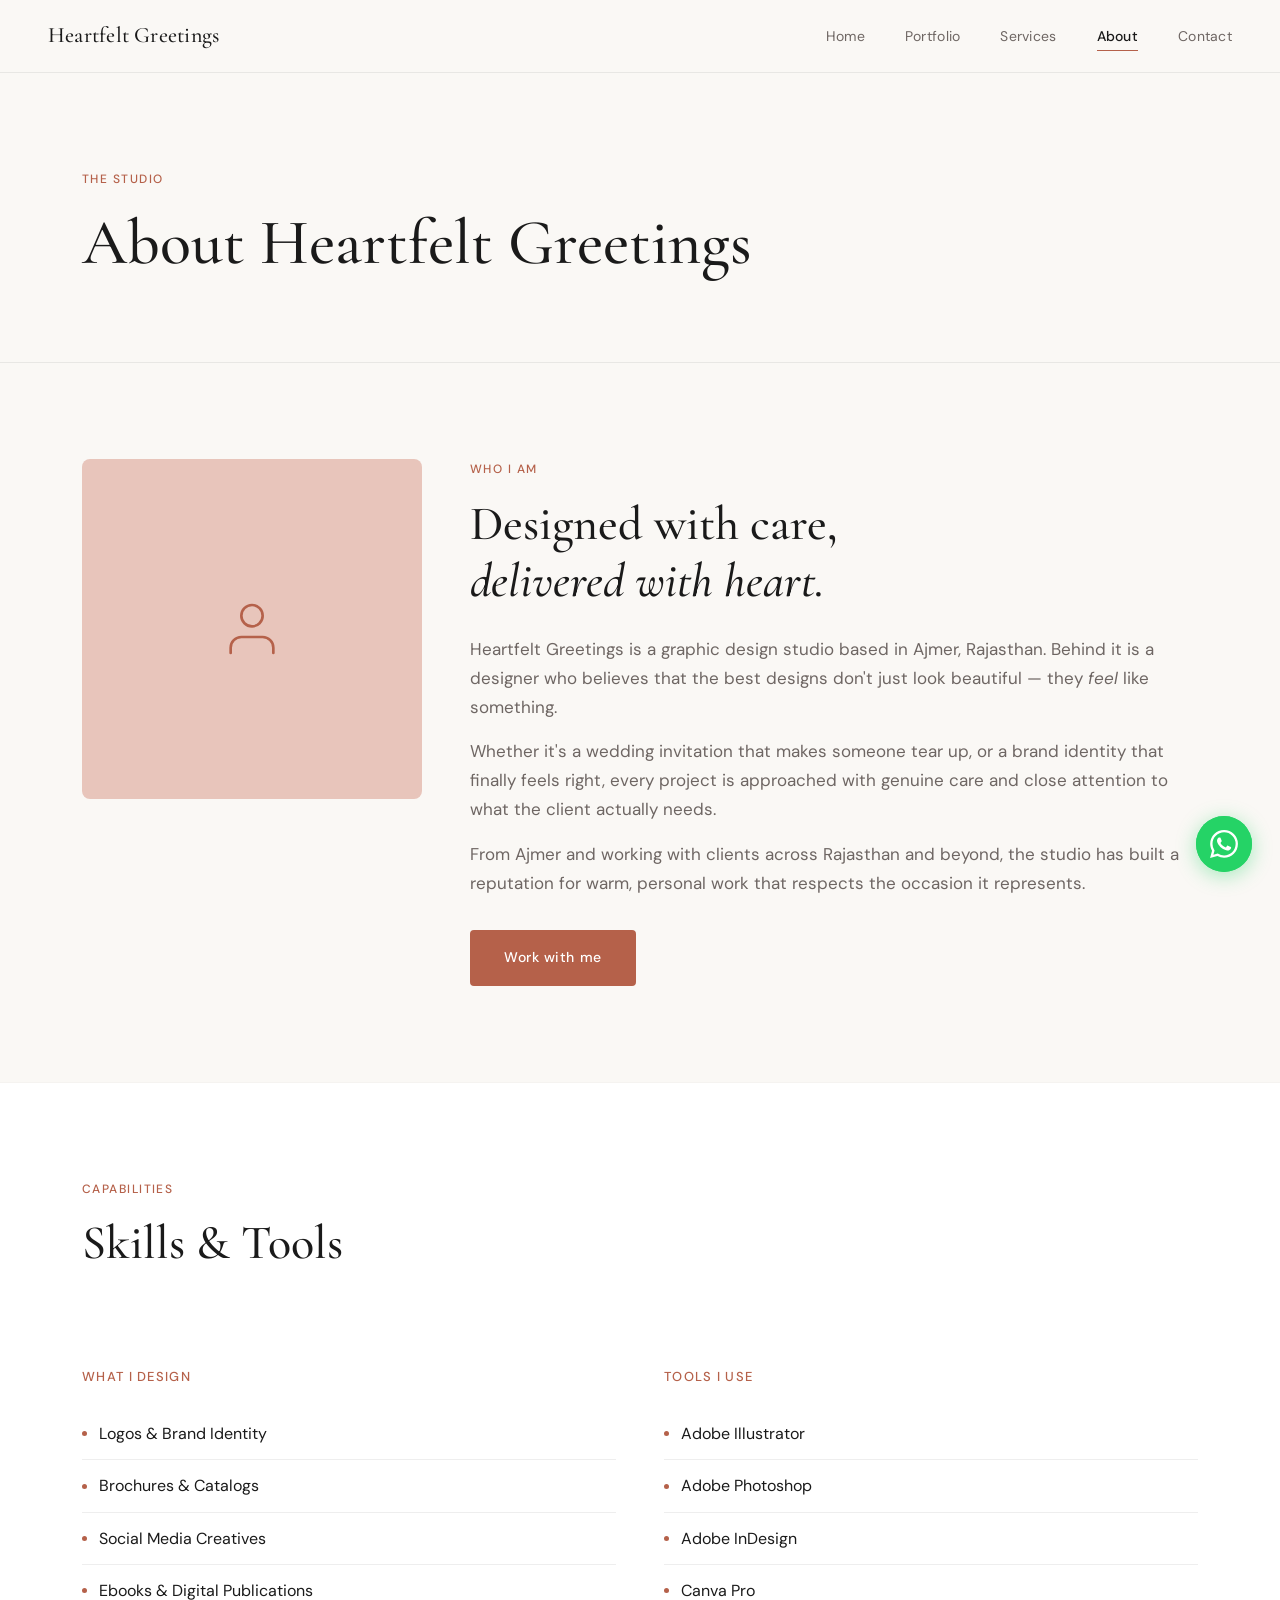
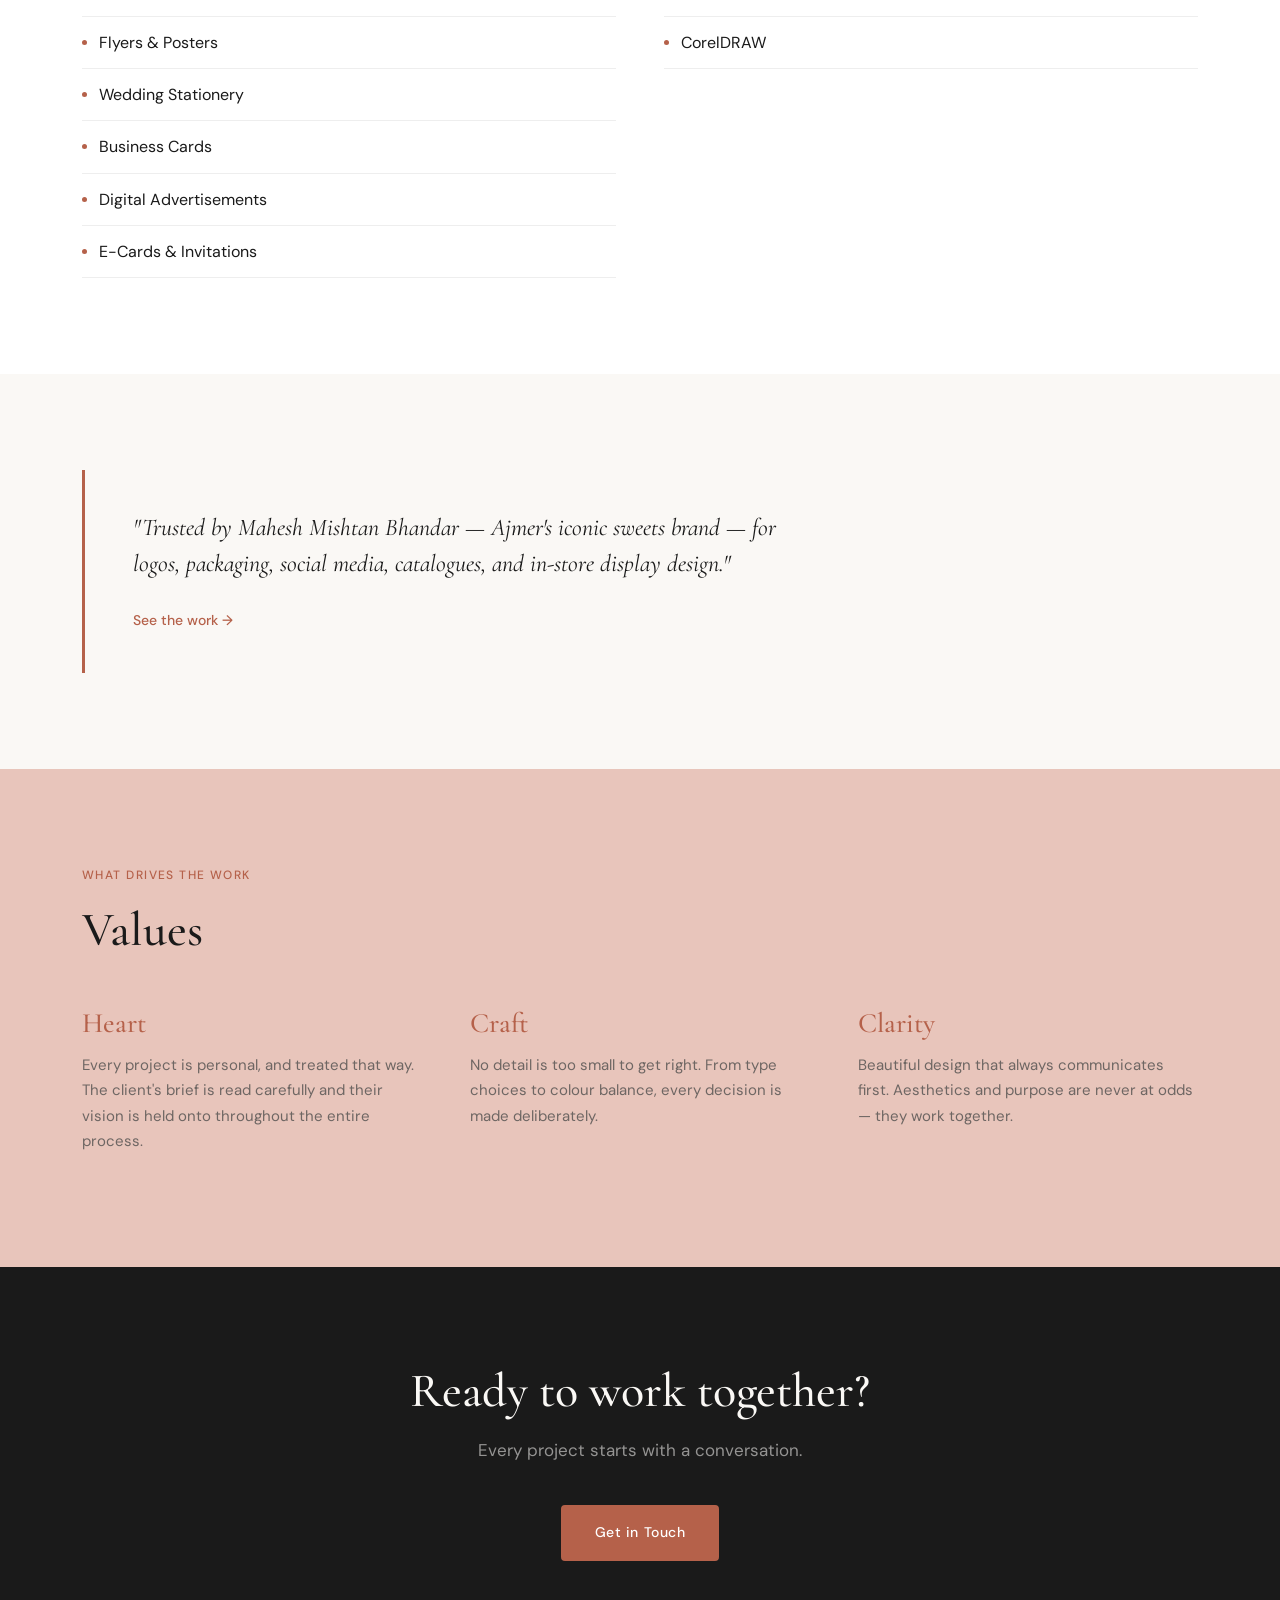
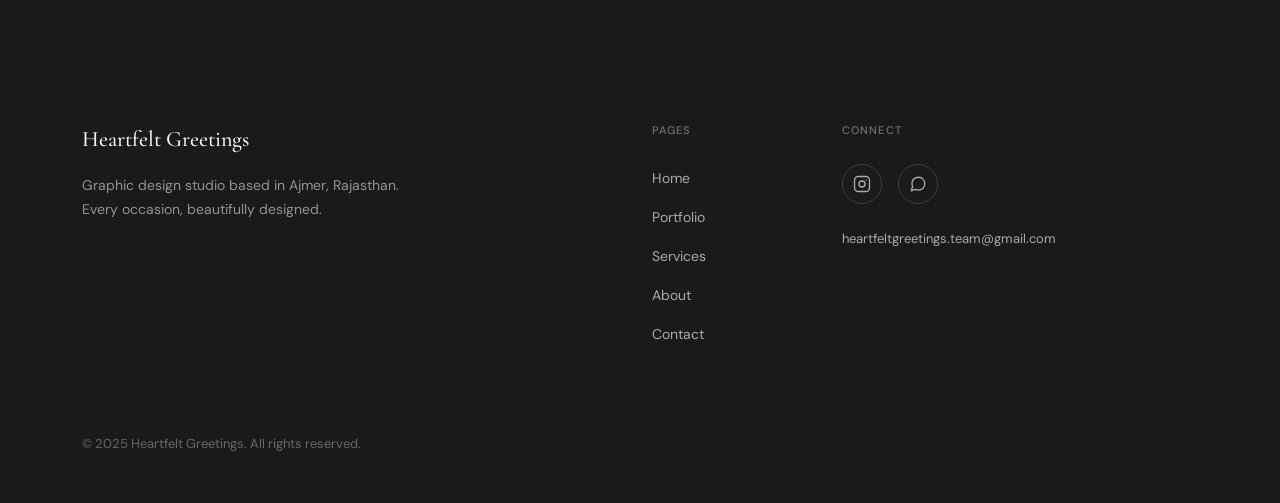
<file: about.html>
<!DOCTYPE html>
<html lang="en">
<head>
  <meta charset="UTF-8">
  <meta name="viewport" content="width=device-width, initial-scale=1">
  <meta name="description" content="About Heartfelt Greetings — a graphic design studio based in Ajmer, Rajasthan, crafting beautiful design for brands, weddings, and every occasion.">
  <title>About — Heartfelt Greetings</title>
  <!-- Favicon -->
  <link rel="icon" type="image/png" href="./pictures/logos/Celebration_Gems_and_Jewellery_Brand_Identity_Logo_Profile_Page.png">
  <link rel="apple-touch-icon" href="./pictures/logos/Celebration_Gems_and_Jewellery_Brand_Identity_Logo_Profile_Page.png">
  <!-- Open Graph -->
  <meta property="og:title" content="About — Heartfelt Greetings">
  <meta property="og:description" content="Graphic design studio based in Ajmer, Rajasthan. Beautiful design for brands, weddings, and every occasion.">
  <meta property="og:image" content="https://sambhav-khandelwal.github.io/Heartfelt-Greetings/pictures/ads/Reveur_Eyeliner_Product_Ad_You_Feel_You_See_Yellow_Creative.png">
  <meta property="og:url" content="https://sambhav-khandelwal.github.io/Heartfelt-Greetings/about.html">
  <meta property="og:type" content="website">
  <link rel="preconnect" href="https://fonts.googleapis.com">
  <link rel="preconnect" href="https://fonts.gstatic.com" crossorigin>
  <link rel="stylesheet" href="https://cdn.jsdelivr.net/npm/bootstrap@5.3.3/dist/css/bootstrap.min.css">
  <link rel="stylesheet" href="styles.css">
</head>
<body>

<!-- FLOATING WHATSAPP BUTTON -->
<a href="https://wa.me/916350302697?text=Hi%2C%20I%27d%20like%20to%20enquire%20about%20your%20design%20services." class="whatsapp-float" target="_blank" rel="noopener" aria-label="Chat on WhatsApp">
  <svg viewBox="0 0 24 24" fill="white" xmlns="http://www.w3.org/2000/svg" aria-hidden="true">
    <path d="M17.472 14.382c-.297-.149-1.758-.867-2.03-.967-.273-.099-.471-.148-.67.15-.197.297-.767.966-.94 1.164-.173.199-.347.223-.644.075-.297-.15-1.255-.463-2.39-1.475-.883-.788-1.48-1.761-1.653-2.059-.173-.297-.018-.458.13-.606.134-.133.298-.347.446-.52.149-.174.198-.298.298-.497.099-.198.05-.371-.025-.52-.075-.149-.669-1.612-.916-2.207-.242-.579-.487-.5-.669-.51-.173-.008-.371-.01-.57-.01-.198 0-.52.074-.792.372-.272.297-1.04 1.016-1.04 2.479 0 1.462 1.065 2.875 1.213 3.074.149.198 2.096 3.2 5.077 4.487.709.306 1.262.489 1.694.625.712.227 1.36.195 1.871.118.571-.085 1.758-.719 2.006-1.413.248-.694.248-1.289.173-1.413-.074-.124-.272-.198-.57-.347m-5.421 7.403h-.004a9.87 9.87 0 01-5.031-1.378l-.361-.214-3.741.982.998-3.648-.235-.374a9.86 9.86 0 01-1.51-5.26c.001-5.45 4.436-9.884 9.888-9.884 2.64 0 5.122 1.03 6.988 2.898a9.825 9.825 0 012.893 6.994c-.003 5.45-4.437 9.884-9.885 9.884m8.413-18.297A11.815 11.815 0 0012.05 0C5.495 0 .16 5.335.157 11.892c0 2.096.547 4.142 1.588 5.945L.057 24l6.305-1.654a11.882 11.882 0 005.683 1.448h.005c6.554 0 11.89-5.335 11.893-11.893a11.821 11.821 0 00-3.48-8.413z"/>
  </svg>
</a>
<!-- BACK TO TOP -->
<button class="back-to-top" id="backToTop" aria-label="Back to top">
  <svg viewBox="0 0 24 24" fill="none" stroke-width="2" stroke-linecap="round" stroke-linejoin="round">
    <polyline points="18 15 12 9 6 15"></polyline>
  </svg>
</button>

<!-- NAVBAR -->
<nav class="site-nav" role="navigation" aria-label="Main navigation">
  <div class="nav-inner">
    <a href="index.html" class="nav-wordmark">Heartfelt Greetings</a>
    <button class="nav-toggle" id="navToggle" aria-controls="navLinks" aria-expanded="false" aria-label="Toggle menu">
      <span></span><span></span><span></span>
    </button>
    <ul class="nav-links" id="navLinks">
      <li><a href="index.html">Home</a></li>
      <li><a href="portfolio.html">Portfolio</a></li>
      <li><a href="services.html">Services</a></li>
      <li><a href="about.html">About</a></li>
      <li><a href="contact.html">Contact</a></li>
    </ul>
  </div>
</nav>

<main>

<!-- PAGE HEADER -->
<header class="page-header">
  <div class="container">
    <span class="section-label">The Studio</span>
    <h1>About Heartfelt Greetings</h1>
  </div>
</header>

<!-- DESIGNER INTRODUCTION -->
<section class="about-intro" aria-labelledby="about-intro-heading">
  <div class="container">
    <div class="row align-items-start g-5">
      <div class="col-lg-4 col-md-5 reveal">
        <div class="about-portrait-placeholder" role="img" aria-label="Portrait of the designer — Heartfelt Greetings">
          <!-- Replace with: <img src="./pictures/designer.jpg" alt="Portrait of the Heartfelt Greetings designer" class="about-portrait"> -->
          <svg width="64" height="64" viewBox="0 0 24 24" fill="none" stroke="#B5614A" stroke-width="1" stroke-linecap="round" stroke-linejoin="round" aria-hidden="true">
            <path d="M20 21v-2a4 4 0 0 0-4-4H8a4 4 0 0 0-4 4v2"/><circle cx="12" cy="7" r="4"/>
          </svg>
        </div>
      </div>
      <div class="col-lg-8 col-md-7 reveal reveal-delay-1">
        <span class="section-label">Who I Am</span>
        <h2 id="about-intro-heading">Designed with care,<br><em>delivered with heart.</em></h2>
        <p class="mt-24">
          Heartfelt Greetings is a graphic design studio based in Ajmer, Rajasthan. Behind it is a designer who believes that the best designs don't just look beautiful — they <em>feel</em> like something.
        </p>
        <p>
          Whether it's a wedding invitation that makes someone tear up, or a brand identity that finally feels right, every project is approached with genuine care and close attention to what the client actually needs.
        </p>
        <p>
          From Ajmer and working with clients across Rajasthan and beyond, the studio has built a reputation for warm, personal work that respects the occasion it represents.
        </p>
        <div class="mt-32">
          <a href="contact.html" class="btn-primary">Work with me</a>
        </div>
      </div>
    </div>
  </div>
</section>

<hr class="divider">

<!-- SKILLS & TOOLS -->
<section class="skills-section" aria-labelledby="skills-heading">
  <div class="container">
    <span class="section-label">Capabilities</span>
    <h2 id="skills-heading">Skills &amp; Tools</h2>
    <div class="row mt-48 g-5">
      <div class="col-md-6 skills-col">
        <h4>What I Design</h4>
        <ul class="skills-list">
          <li>Logos &amp; Brand Identity</li>
          <li>Brochures &amp; Catalogs</li>
          <li>Social Media Creatives</li>
          <li>Ebooks &amp; Digital Publications</li>
          <li>Flyers &amp; Posters</li>
          <li>Wedding Stationery</li>
          <li>Business Cards</li>
          <li>Digital Advertisements</li>
          <li>E-Cards &amp; Invitations</li>
        </ul>
      </div>
      <div class="col-md-6 skills-col">
        <h4>Tools I Use</h4>
        <ul class="skills-list">
          <li>Adobe Illustrator</li>
          <li>Adobe Photoshop</li>
          <li>Adobe InDesign</li>
          <li>Canva Pro</li>
          <li>CorelDRAW</li>
        </ul>
      </div>
    </div>
  </div>
</section>

<!-- MMB PULL QUOTE -->
<section class="mmb-pull-quote" aria-label="Client spotlight">
  <div class="container">
    <div class="pull-quote-box">
      <p>
        "Trusted by Mahesh Mishtan Bhandar — Ajmer's iconic sweets brand — for logos, packaging, social media, catalogues, and in-store display design."
      </p>
      <a href="portfolio.html" class="link-arrow">See the work →</a>
    </div>
  </div>
</section>

<!-- VALUES -->
<section class="values-section" aria-labelledby="values-heading">
  <div class="container">
    <span class="section-label">What Drives the Work</span>
    <h2 id="values-heading">Values</h2>
    <div class="values-grid">
      <div class="value-item reveal">
        <h4>Heart</h4>
        <p>Every project is personal, and treated that way. The client's brief is read carefully and their vision is held onto throughout the entire process.</p>
      </div>
      <div class="value-item reveal reveal-delay-1">
        <h4>Craft</h4>
        <p>No detail is too small to get right. From type choices to colour balance, every decision is made deliberately.</p>
      </div>
      <div class="value-item reveal reveal-delay-2">
        <h4>Clarity</h4>
        <p>Beautiful design that always communicates first. Aesthetics and purpose are never at odds — they work together.</p>
      </div>
    </div>
  </div>
</section>

<!-- FINAL CTA -->
<section class="cta-banner" aria-label="Call to action">
  <div class="container text-center">
    <h2>Ready to work together?</h2>
    <p style="color: rgba(250,248,245,0.55); margin-bottom: 40px;">Every project starts with a conversation.</p>
    <a href="contact.html" class="btn-primary">Get in Touch</a>
  </div>
</section>

</main>

<!-- FOOTER -->
<footer class="site-footer" role="contentinfo">
  <div class="container">
    <div class="row g-4">
      <div class="col-lg-4 col-md-6">
        <span class="footer-wordmark">Heartfelt Greetings</span>
        <p class="footer-tagline">Graphic design studio based in Ajmer, Rajasthan. Every occasion, beautifully designed.</p>
      </div>
      <div class="col-lg-2 col-md-6 offset-lg-2">
        <p class="footer-heading">Pages</p>
        <ul class="footer-links">
          <li><a href="index.html">Home</a></li>
          <li><a href="portfolio.html">Portfolio</a></li>
          <li><a href="services.html">Services</a></li>
          <li><a href="about.html">About</a></li>
          <li><a href="contact.html">Contact</a></li>
        </ul>
      </div>
      <div class="col-lg-4 col-md-6">
        <p class="footer-heading">Connect</p>
        <div class="footer-social">
          <a href="https://instagram.com/heartfelt_Greetings_" aria-label="Instagram" target="_blank" rel="noopener">
            <svg width="18" height="18" viewBox="0 0 24 24" fill="none" stroke="currentColor" stroke-width="1.8" stroke-linecap="round" stroke-linejoin="round">
              <rect x="2" y="2" width="20" height="20" rx="5"/><circle cx="12" cy="12" r="4"/><circle cx="17.5" cy="6.5" r="1" fill="currentColor" stroke="none"/>
            </svg>
          </a>
          <a href="https://wa.me/916350302697" aria-label="WhatsApp" target="_blank" rel="noopener">
            <svg width="18" height="18" viewBox="0 0 24 24" fill="none" stroke="currentColor" stroke-width="1.8" stroke-linecap="round" stroke-linejoin="round">
              <path d="M21 11.5a8.38 8.38 0 0 1-.9 3.8 8.5 8.5 0 0 1-7.6 4.7 8.38 8.38 0 0 1-3.8-.9L3 21l1.9-5.7a8.38 8.38 0 0 1-.9-3.8 8.5 8.5 0 0 1 4.7-7.6 8.38 8.38 0 0 1 3.8-.9h.5a8.48 8.48 0 0 1 8 8v.5z"/>
            </svg>
          </a>
        </div>
        <p style="font-size: 13px; color: rgba(250,248,245,0.5);">
          <a href="mailto:heartfeltgreetings.team@gmail.com" style="color: rgba(250,248,245,0.65);">heartfeltgreetings.team@gmail.com</a>
        </p>
      </div>
    </div>
    <hr class="footer-divider">
    <p class="footer-copy">© 2025 Heartfelt Greetings. All rights reserved.</p>
  </div>
</footer>

<script src="https://cdn.jsdelivr.net/npm/bootstrap@5.3.3/dist/js/bootstrap.bundle.min.js"></script>
<script src="script.js"></script>
</body>
</html>
</file>
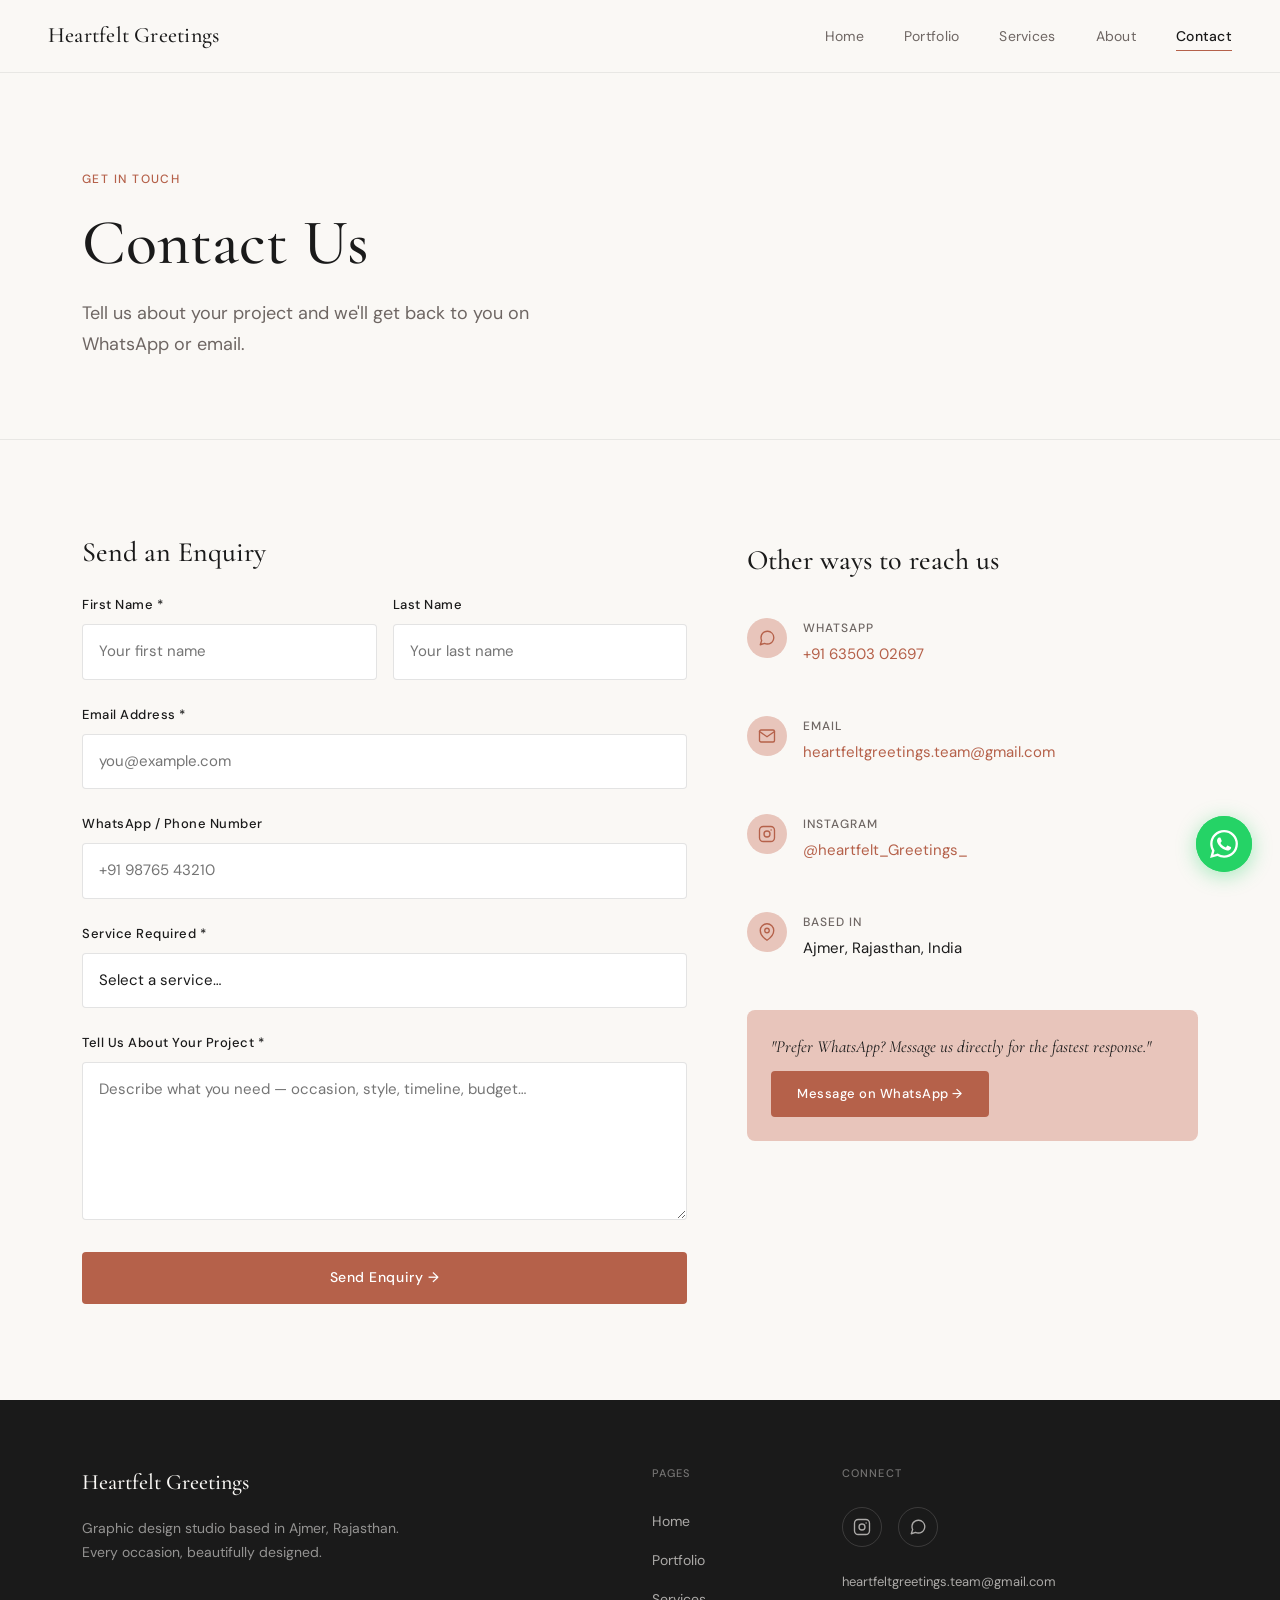
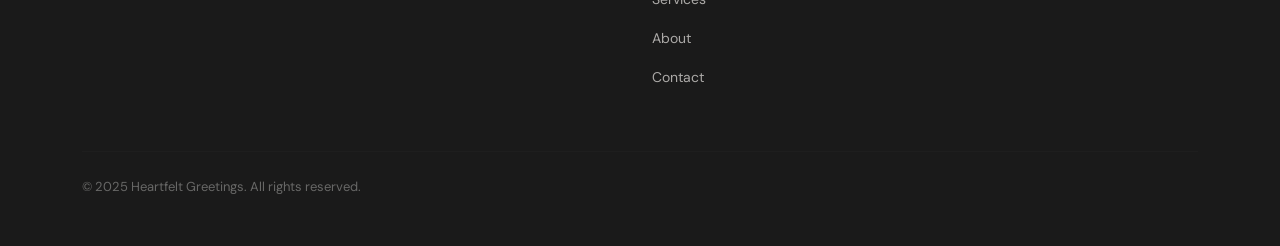
<file: contact.html>
<!DOCTYPE html>
<html lang="en">
<head>
  <meta charset="UTF-8">
  <meta name="viewport" content="width=device-width, initial-scale=1">
  <meta name="description" content="Contact Heartfelt Greetings — get in touch for graphic design services in Ajmer, Rajasthan. Weddings, brands, social media, and more.">
  <title>Contact — Heartfelt Greetings</title>

  <!-- Favicon -->
  <link rel="icon" type="image/png" href="./pictures/logos/Celebration_Gems_and_Jewellery_Brand_Identity_Logo_Profile_Page.png">
  <link rel="apple-touch-icon" href="./pictures/logos/Celebration_Gems_and_Jewellery_Brand_Identity_Logo_Profile_Page.png">

  <!-- Open Graph -->
  <meta property="og:title" content="Contact — Heartfelt Greetings">
  <meta property="og:description" content="Get in touch with Heartfelt Greetings — graphic design studio based in Ajmer, Rajasthan.">
  <meta property="og:image" content="https://sambhav-khandelwal.github.io/Heartfelt-Greetings/pictures/ads/Reveur_Eyeliner_Product_Ad_You_Feel_You_See_Yellow_Creative.png">
  <meta property="og:url" content="https://sambhav-khandelwal.github.io/Heartfelt-Greetings/contact.html">
  <meta property="og:type" content="website">

  <link rel="preconnect" href="https://fonts.googleapis.com">
  <link rel="preconnect" href="https://fonts.gstatic.com" crossorigin>
  <link rel="stylesheet" href="https://cdn.jsdelivr.net/npm/bootstrap@5.3.3/dist/css/bootstrap.min.css">
  <link rel="stylesheet" href="styles.css">
</head>
<body>

<!-- FLOATING WHATSAPP BUTTON -->
<a href="https://wa.me/916350302697?text=Hi%2C%20I%27d%20like%20to%20enquire%20about%20your%20design%20services." class="whatsapp-float" target="_blank" rel="noopener" aria-label="Chat on WhatsApp">
  <svg viewBox="0 0 24 24" fill="white" xmlns="http://www.w3.org/2000/svg" aria-hidden="true">
    <path d="M17.472 14.382c-.297-.149-1.758-.867-2.03-.967-.273-.099-.471-.148-.67.15-.197.297-.767.966-.94 1.164-.173.199-.347.223-.644.075-.297-.15-1.255-.463-2.39-1.475-.883-.788-1.48-1.761-1.653-2.059-.173-.297-.018-.458.13-.606.134-.133.298-.347.446-.52.149-.174.198-.298.298-.497.099-.198.05-.371-.025-.52-.075-.149-.669-1.612-.916-2.207-.242-.579-.487-.5-.669-.51-.173-.008-.371-.01-.57-.01-.198 0-.52.074-.792.372-.272.297-1.04 1.016-1.04 2.479 0 1.462 1.065 2.875 1.213 3.074.149.198 2.096 3.2 5.077 4.487.709.306 1.262.489 1.694.625.712.227 1.36.195 1.871.118.571-.085 1.758-.719 2.006-1.413.248-.694.248-1.289.173-1.413-.074-.124-.272-.198-.57-.347m-5.421 7.403h-.004a9.87 9.87 0 01-5.031-1.378l-.361-.214-3.741.982.998-3.648-.235-.374a9.86 9.86 0 01-1.51-5.26c.001-5.45 4.436-9.884 9.888-9.884 2.64 0 5.122 1.03 6.988 2.898a9.825 9.825 0 012.893 6.994c-.003 5.45-4.437 9.884-9.885 9.884m8.413-18.297A11.815 11.815 0 0012.05 0C5.495 0 .16 5.335.157 11.892c0 2.096.547 4.142 1.588 5.945L.057 24l6.305-1.654a11.882 11.882 0 005.683 1.448h.005c6.554 0 11.89-5.335 11.893-11.893a11.821 11.821 0 00-3.48-8.413z"/>
  </svg>
</a>

<!-- BACK TO TOP -->
<button class="back-to-top" id="backToTop" aria-label="Back to top">
  <svg viewBox="0 0 24 24" fill="none" stroke-width="2" stroke-linecap="round" stroke-linejoin="round">
    <polyline points="18 15 12 9 6 15"></polyline>
  </svg>
</button>

<!-- NAVBAR -->
<nav class="site-nav" role="navigation" aria-label="Main navigation">
  <div class="nav-inner">
    <a href="index.html" class="nav-wordmark">Heartfelt Greetings</a>
    <button class="nav-toggle" id="navToggle" aria-controls="navLinks" aria-expanded="false" aria-label="Toggle menu">
      <span></span><span></span><span></span>
    </button>
    <ul class="nav-links" id="navLinks">
      <li><a href="index.html">Home</a></li>
      <li><a href="portfolio.html">Portfolio</a></li>
      <li><a href="services.html">Services</a></li>
      <li><a href="about.html">About</a></li>
      <li><a href="contact.html">Contact</a></li>
    </ul>
  </div>
</nav>

<main>

<!-- PAGE HEADER -->
<header class="page-header">
  <div class="container">
    <span class="section-label">Get in Touch</span>
    <h1>Contact Us</h1>
    <p>Tell us about your project and we'll get back to you on WhatsApp or email.</p>
  </div>
</header>

<!-- CONTACT SECTION -->
<section class="contact-section" aria-labelledby="contact-heading">
  <div class="container">
    <div class="row">

      <!-- FORM -->
      <div class="col-lg-7 contact-form-col">
        <h2 id="contact-heading" class="h4 mb-4" style="font-family: 'Cormorant Garamond', serif; font-size: 28px; font-weight: 500;">Send an Enquiry</h2>

        <!-- NOTE: Web3Forms free service — replace YOUR_ACCESS_KEY with key from web3forms.com -->
        <form id="contactForm" action="https://api.web3forms.com/submit" method="POST" novalidate>
          <input type="hidden" name="access_key" value="YOUR_ACCESS_KEY_HERE">
          <input type="hidden" name="subject" value="New Enquiry — Heartfelt Greetings">
          <input type="hidden" name="from_name" value="Heartfelt Greetings Website">
          <input type="hidden" name="redirect" value="">
          <input type="checkbox" name="botcheck" style="display:none">

          <div class="row g-3">
            <div class="col-sm-6">
              <div class="form-group">
                <label for="fname">First Name *</label>
                <input type="text" id="fname" name="first_name" required autocomplete="given-name" placeholder="Your first name">
                <span class="form-error" id="fnameError">Please enter your first name.</span>
              </div>
            </div>
            <div class="col-sm-6">
              <div class="form-group">
                <label for="lname">Last Name</label>
                <input type="text" id="lname" name="last_name" autocomplete="family-name" placeholder="Your last name">
              </div>
            </div>
          </div>

          <div class="form-group">
            <label for="email">Email Address *</label>
            <input type="email" id="email" name="email" required autocomplete="email" placeholder="you@example.com">
            <span class="form-error" id="emailError">Please enter a valid email.</span>
          </div>

          <div class="form-group">
            <label for="phone">WhatsApp / Phone Number</label>
            <input type="tel" id="phone" name="phone" autocomplete="tel" placeholder="+91 98765 43210">
          </div>

          <div class="form-group">
            <label for="service">Service Required *</label>
            <select id="service" name="service" required>
              <option value="" disabled selected>Select a service…</option>
              <option>Logo Design</option>
              <option>E-Cards &amp; Invitations</option>
              <option>Wedding Stationery</option>
              <option>Social Media Creatives</option>
              <option>Advertisements</option>
              <option>Ebook Design</option>
              <option>Catalog / Brochure</option>
              <option>Book Design</option>
              <option>Business Cards</option>
              <option>Flyers &amp; Posters</option>
              <option>Kitty Party Graphics</option>
              <option>Other</option>
            </select>
            <span class="form-error" id="serviceError">Please select a service.</span>
          </div>

          <div class="form-group">
            <label for="message">Tell Us About Your Project *</label>
            <textarea id="message" name="message" required rows="5" placeholder="Describe what you need — occasion, style, timeline, budget…"></textarea>
            <span class="form-error" id="messageError">Please tell us about your project.</span>
          </div>

          <button type="submit" class="btn-primary" id="submitBtn" style="width: 100%; text-align: center; border: none; cursor: pointer;">
            Send Enquiry →
          </button>

          <div class="form-success" id="formSuccess" role="alert">
            Thank you! Your enquiry has been received. We'll get back to you within 24 hours.
          </div>
          <div class="form-success" id="formError" style="background:#fdf0f0; border-color:#f5a5a5; color:#a32d2d; display:none;" role="alert">
            Something went wrong. Please try WhatsApp directly — <a href="https://wa.me/916350302697" style="color:#a32d2d;">click here</a>.
          </div>
        </form>
      </div>

      <!-- CONTACT INFO -->
      <div class="col-lg-5">
        <div class="contact-info-col reveal">
          <h3 class="contact-info-heading">Other ways to reach us</h3>

          <div class="contact-item">
            <div class="contact-item-icon">
              <svg width="18" height="18" viewBox="0 0 24 24" fill="none" stroke="#B5614A" stroke-width="1.8" stroke-linecap="round" stroke-linejoin="round" aria-hidden="true">
                <path d="M21 11.5a8.38 8.38 0 0 1-.9 3.8 8.5 8.5 0 0 1-7.6 4.7 8.38 8.38 0 0 1-3.8-.9L3 21l1.9-5.7a8.38 8.38 0 0 1-.9-3.8 8.5 8.5 0 0 1 4.7-7.6 8.38 8.38 0 0 1 3.8-.9h.5a8.48 8.48 0 0 1 8 8v.5z"/>
              </svg>
            </div>
            <div>
              <p class="contact-item-label">WhatsApp</p>
              <p class="contact-item-value">
                <a href="https://wa.me/916350302697" target="_blank" rel="noopener">+91 63503 02697</a>
              </p>
            </div>
          </div>

          <div class="contact-item">
            <div class="contact-item-icon">
              <svg width="18" height="18" viewBox="0 0 24 24" fill="none" stroke="#B5614A" stroke-width="1.8" stroke-linecap="round" stroke-linejoin="round" aria-hidden="true">
                <path d="M4 4h16c1.1 0 2 .9 2 2v12c0 1.1-.9 2-2 2H4c-1.1 0-2-.9-2-2V6c0-1.1.9-2 2-2z"/><polyline points="22,6 12,13 2,6"/>
              </svg>
            </div>
            <div>
              <p class="contact-item-label">Email</p>
              <p class="contact-item-value">
                <a href="mailto:heartfeltgreetings.team@gmail.com">heartfeltgreetings.team@gmail.com</a>
              </p>
            </div>
          </div>

          <div class="contact-item">
            <div class="contact-item-icon">
              <svg width="18" height="18" viewBox="0 0 24 24" fill="none" stroke="#B5614A" stroke-width="1.8" stroke-linecap="round" stroke-linejoin="round" aria-hidden="true">
                <rect x="2" y="2" width="20" height="20" rx="5"/><circle cx="12" cy="12" r="4"/><circle cx="17.5" cy="6.5" r="1" fill="#B5614A" stroke="none"/>
              </svg>
            </div>
            <div>
              <p class="contact-item-label">Instagram</p>
              <p class="contact-item-value">
                <a href="https://instagram.com/heartfelt_Greetings_" target="_blank" rel="noopener">@heartfelt_Greetings_</a>
              </p>
            </div>
          </div>

          <div class="contact-item">
            <div class="contact-item-icon">
              <svg width="18" height="18" viewBox="0 0 24 24" fill="none" stroke="#B5614A" stroke-width="1.8" stroke-linecap="round" stroke-linejoin="round" aria-hidden="true">
                <path d="M21 10c0 7-9 13-9 13s-9-6-9-13a9 9 0 0 1 18 0z"/><circle cx="12" cy="10" r="3"/>
              </svg>
            </div>
            <div>
              <p class="contact-item-label">Based In</p>
              <p class="contact-item-value">Ajmer, Rajasthan, India</p>
            </div>
          </div>

          <div style="background: var(--accent-light); border-radius: var(--radius-card); padding: 24px; margin-top: 8px;">
            <p style="font-family: 'Cormorant Garamond', serif; font-size: 17px; font-style: italic; color: var(--primary); margin-bottom: 12px; line-height: 1.5;">
              "Prefer WhatsApp? Message us directly for the fastest response."
            </p>
            <a href="https://wa.me/916350302697?text=Hi%2C%20I%27d%20like%20to%20enquire%20about%20your%20design%20services." class="btn-primary" target="_blank" rel="noopener" style="font-size: 13px; padding: 10px 24px;">
              Message on WhatsApp →
            </a>
          </div>
        </div>
      </div>

    </div>
  </div>
</section>

</main>

<!-- FOOTER -->
<footer class="site-footer" role="contentinfo">
  <div class="container">
    <div class="row g-4">
      <div class="col-lg-4 col-md-6">
        <span class="footer-wordmark">Heartfelt Greetings</span>
        <p class="footer-tagline">Graphic design studio based in Ajmer, Rajasthan. Every occasion, beautifully designed.</p>
      </div>
      <div class="col-lg-2 col-md-6 offset-lg-2">
        <p class="footer-heading">Pages</p>
        <ul class="footer-links">
          <li><a href="index.html">Home</a></li>
          <li><a href="portfolio.html">Portfolio</a></li>
          <li><a href="services.html">Services</a></li>
          <li><a href="about.html">About</a></li>
          <li><a href="contact.html">Contact</a></li>
        </ul>
      </div>
      <div class="col-lg-4 col-md-6">
        <p class="footer-heading">Connect</p>
        <div class="footer-social">
          <a href="https://instagram.com/heartfelt_Greetings_" aria-label="Instagram" target="_blank" rel="noopener">
            <svg width="18" height="18" viewBox="0 0 24 24" fill="none" stroke="currentColor" stroke-width="1.8" stroke-linecap="round" stroke-linejoin="round">
              <rect x="2" y="2" width="20" height="20" rx="5"/><circle cx="12" cy="12" r="4"/><circle cx="17.5" cy="6.5" r="1" fill="currentColor" stroke="none"/>
            </svg>
          </a>
          <a href="https://wa.me/916350302697" aria-label="WhatsApp" target="_blank" rel="noopener">
            <svg width="18" height="18" viewBox="0 0 24 24" fill="none" stroke="currentColor" stroke-width="1.8" stroke-linecap="round" stroke-linejoin="round">
              <path d="M21 11.5a8.38 8.38 0 0 1-.9 3.8 8.5 8.5 0 0 1-7.6 4.7 8.38 8.38 0 0 1-3.8-.9L3 21l1.9-5.7a8.38 8.38 0 0 1-.9-3.8 8.5 8.5 0 0 1 4.7-7.6 8.38 8.38 0 0 1 3.8-.9h.5a8.48 8.48 0 0 1 8 8v.5z"/>
            </svg>
          </a>
        </div>
        <p style="font-size: 13px; color: rgba(250,248,245,0.5);">
          <a href="mailto:heartfeltgreetings.team@gmail.com" style="color: rgba(250,248,245,0.65);">heartfeltgreetings.team@gmail.com</a>
        </p>
      </div>
    </div>
    <hr class="footer-divider">
    <p class="footer-copy">© 2025 Heartfelt Greetings. All rights reserved.</p>
  </div>
</footer>

<script src="https://cdn.jsdelivr.net/npm/bootstrap@5.3.3/dist/js/bootstrap.bundle.min.js"></script>
<script src="script.js"></script>
</body>
</html>
</file>
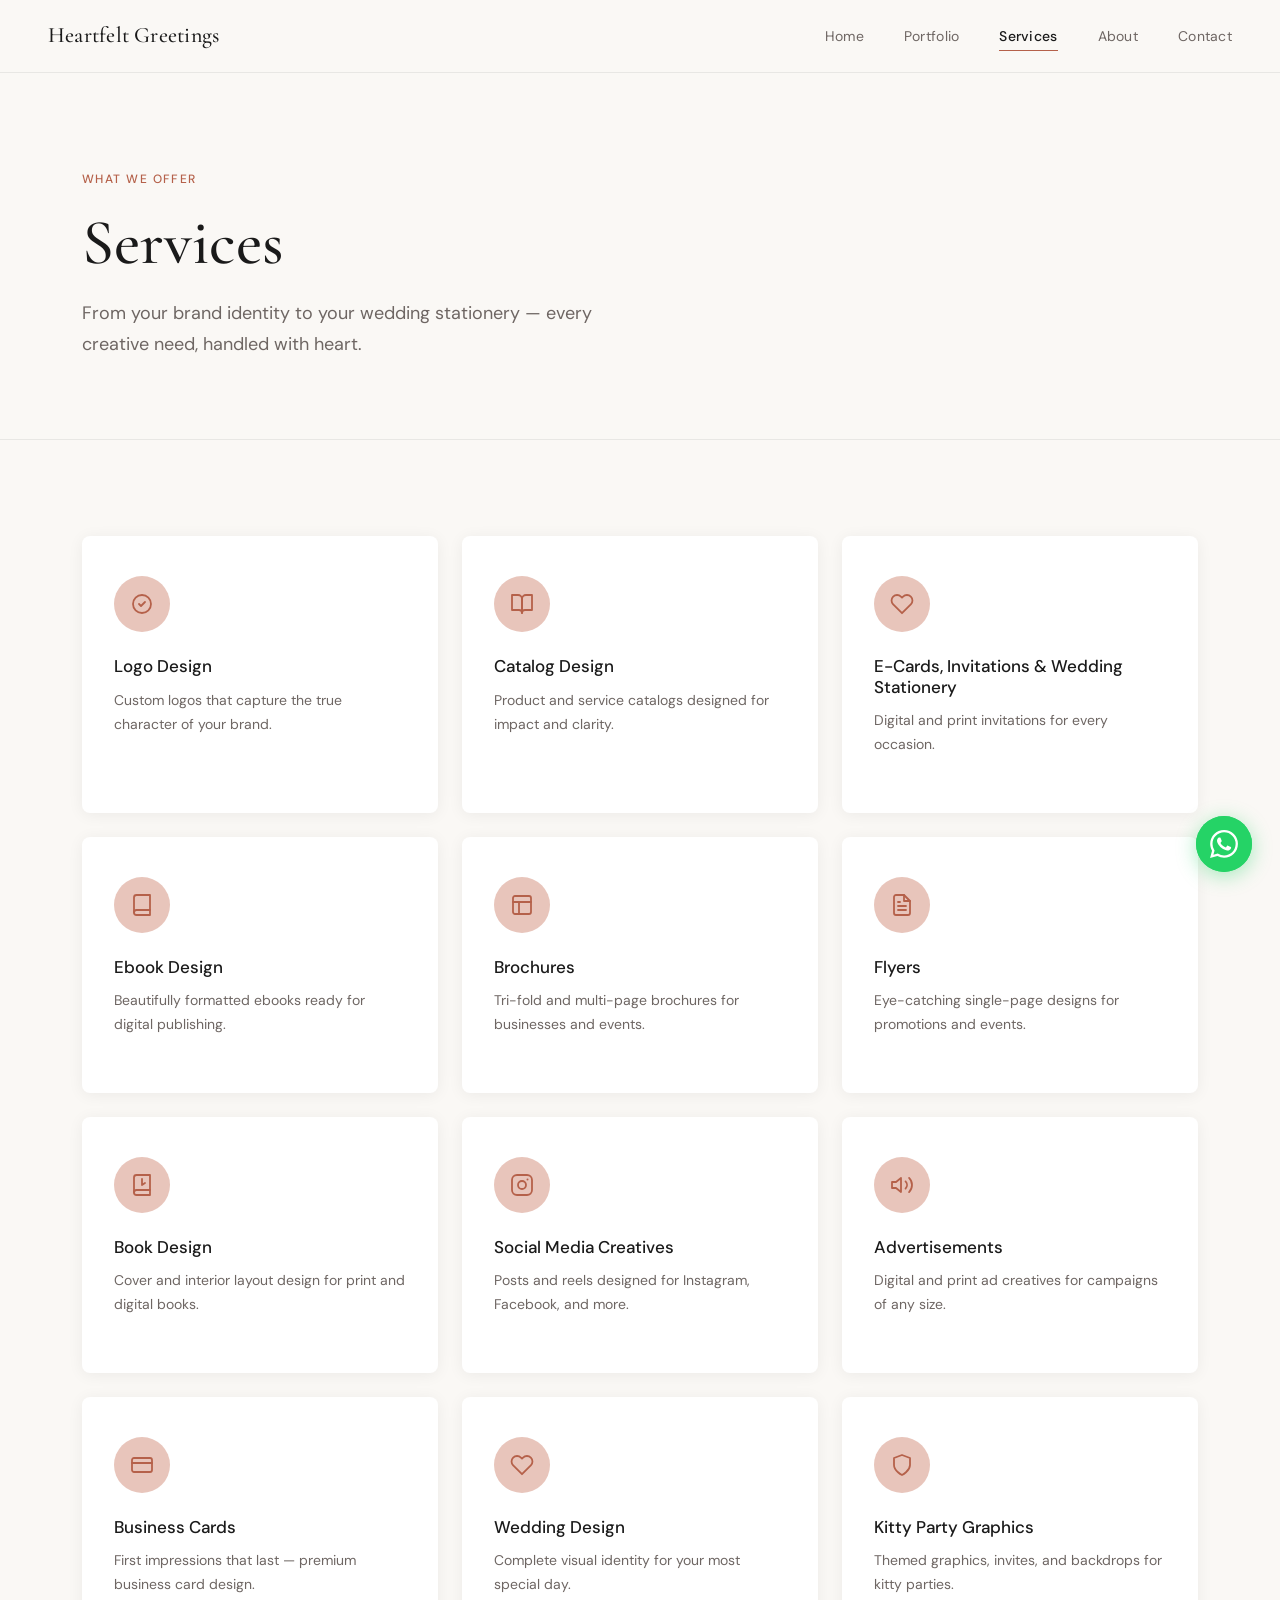
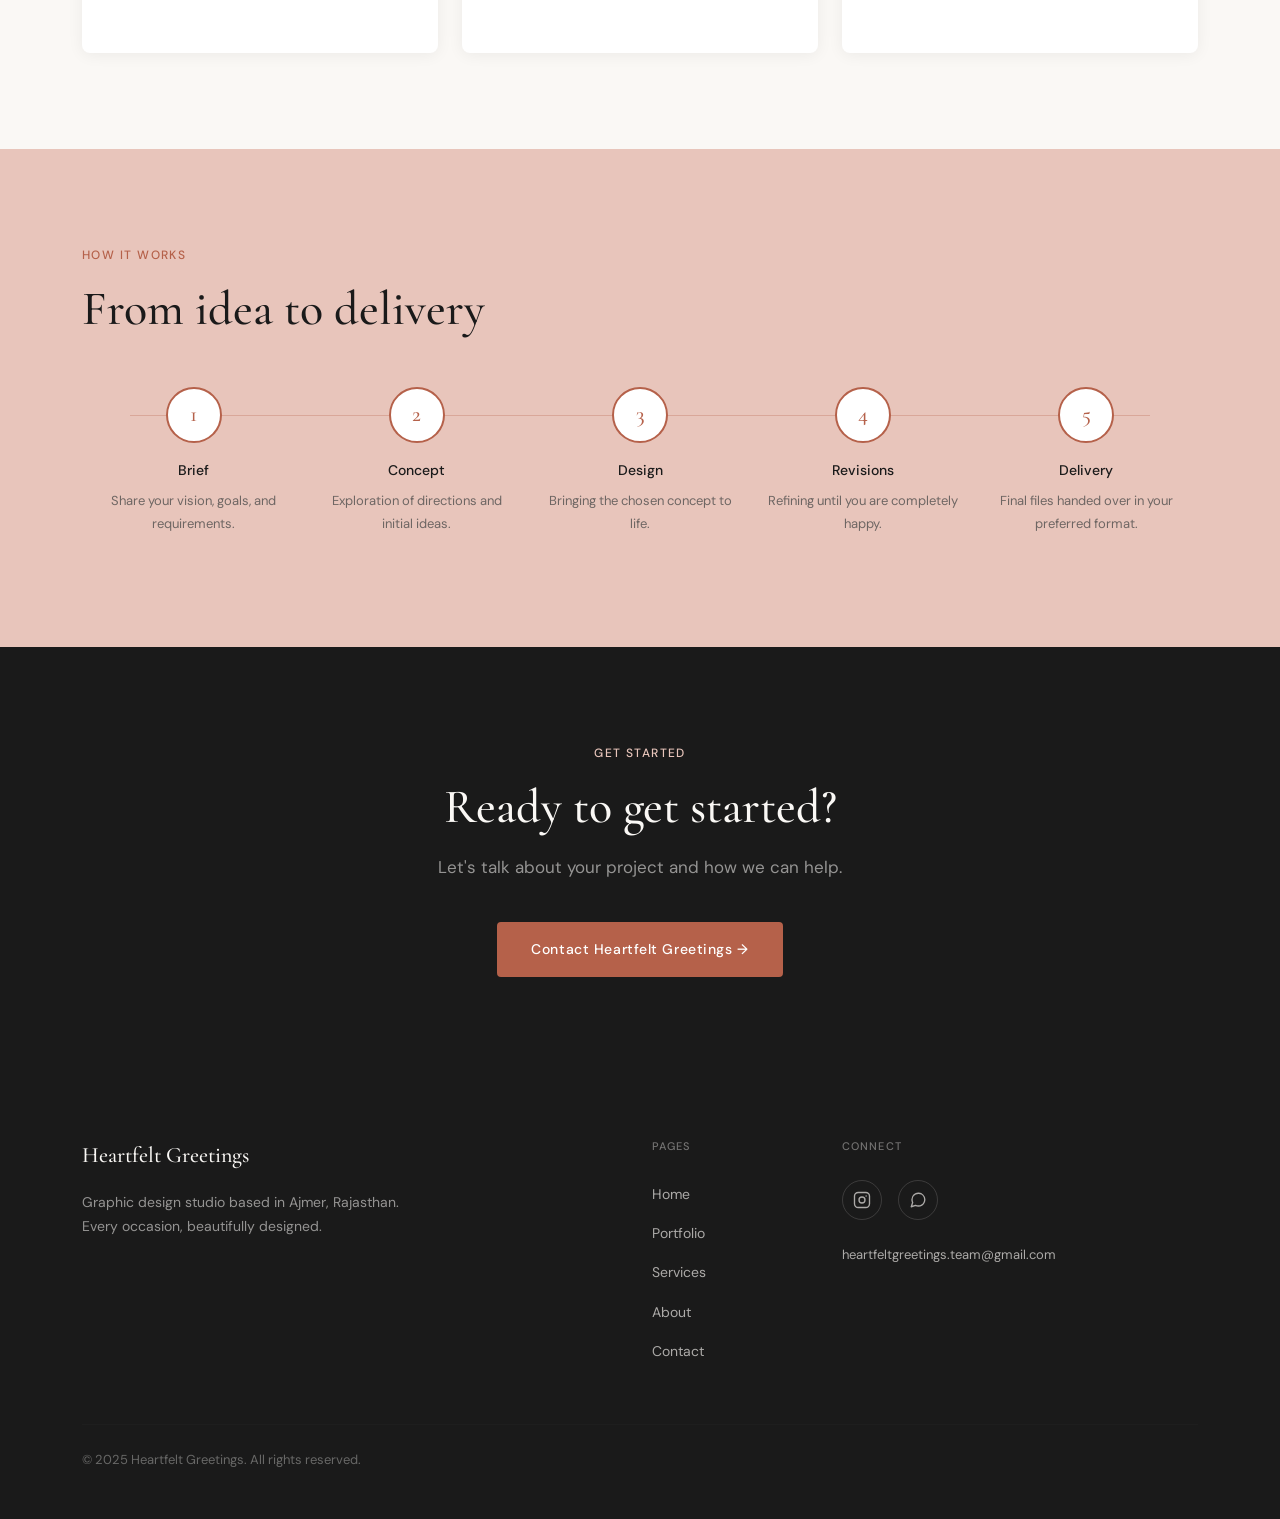
<file: services.html>
<!DOCTYPE html>
<html lang="en">
<head>
  <meta charset="UTF-8">
  <meta name="viewport" content="width=device-width, initial-scale=1">
  <meta name="description" content="Graphic design services by Heartfelt Greetings — logos, e-cards, ebooks, ads, social media, wedding design, and more. Based in Ajmer, Rajasthan.">
  <title>Services — Heartfelt Greetings</title>
  <!-- Favicon -->
  <link rel="icon" type="image/png" href="./pictures/logos/Celebration_Gems_and_Jewellery_Brand_Identity_Logo_Profile_Page.png">
  <link rel="apple-touch-icon" href="./pictures/logos/Celebration_Gems_and_Jewellery_Brand_Identity_Logo_Profile_Page.png">
  <!-- Open Graph -->
  <meta property="og:title" content="Services — Heartfelt Greetings">
  <meta property="og:description" content="Heartfelt Greetings — premium graphic design studio based in Ajmer, Rajasthan.">
  <meta property="og:image" content="https://sambhav-khandelwal.github.io/Heartfelt-Greetings/pictures/ads/Reveur_Eyeliner_Product_Ad_You_Feel_You_See_Yellow_Creative.png">
  <meta property="og:url" content="https://sambhav-khandelwal.github.io/Heartfelt-Greetings/services.html">
  <meta property="og:type" content="website">
  <link rel="preconnect" href="https://fonts.googleapis.com">
  <link rel="preconnect" href="https://fonts.gstatic.com" crossorigin>
  <link rel="stylesheet" href="https://cdn.jsdelivr.net/npm/bootstrap@5.3.3/dist/css/bootstrap.min.css">
  <link rel="stylesheet" href="styles.css">
</head>
<body>
<!-- FLOATING WHATSAPP BUTTON -->
<a href="https://wa.me/916350302697?text=Hi%2C%20I%27d%20like%20to%20enquire%20about%20your%20design%20services." class="whatsapp-float" target="_blank" rel="noopener" aria-label="Chat on WhatsApp">
  <svg viewBox="0 0 24 24" fill="white" xmlns="http://www.w3.org/2000/svg" aria-hidden="true">
    <path d="M17.472 14.382c-.297-.149-1.758-.867-2.03-.967-.273-.099-.471-.148-.67.15-.197.297-.767.966-.94 1.164-.173.199-.347.223-.644.075-.297-.15-1.255-.463-2.39-1.475-.883-.788-1.48-1.761-1.653-2.059-.173-.297-.018-.458.13-.606.134-.133.298-.347.446-.52.149-.174.198-.298.298-.497.099-.198.05-.371-.025-.52-.075-.149-.669-1.612-.916-2.207-.242-.579-.487-.5-.669-.51-.173-.008-.371-.01-.57-.01-.198 0-.52.074-.792.372-.272.297-1.04 1.016-1.04 2.479 0 1.462 1.065 2.875 1.213 3.074.149.198 2.096 3.2 5.077 4.487.709.306 1.262.489 1.694.625.712.227 1.36.195 1.871.118.571-.085 1.758-.719 2.006-1.413.248-.694.248-1.289.173-1.413-.074-.124-.272-.198-.57-.347m-5.421 7.403h-.004a9.87 9.87 0 01-5.031-1.378l-.361-.214-3.741.982.998-3.648-.235-.374a9.86 9.86 0 01-1.51-5.26c.001-5.45 4.436-9.884 9.888-9.884 2.64 0 5.122 1.03 6.988 2.898a9.825 9.825 0 012.893 6.994c-.003 5.45-4.437 9.884-9.885 9.884m8.413-18.297A11.815 11.815 0 0012.05 0C5.495 0 .16 5.335.157 11.892c0 2.096.547 4.142 1.588 5.945L.057 24l6.305-1.654a11.882 11.882 0 005.683 1.448h.005c6.554 0 11.89-5.335 11.893-11.893a11.821 11.821 0 00-3.48-8.413z"/>
  </svg>
</a>
<!-- BACK TO TOP -->
<button class="back-to-top" id="backToTop" aria-label="Back to top">
  <svg viewBox="0 0 24 24" fill="none" stroke-width="2" stroke-linecap="round" stroke-linejoin="round">
    <polyline points="18 15 12 9 6 15"></polyline>
  </svg>
</button>

<!-- NAVBAR -->
<nav class="site-nav" role="navigation" aria-label="Main navigation">
  <div class="nav-inner">
    <a href="index.html" class="nav-wordmark">Heartfelt Greetings</a>
    <button class="nav-toggle" id="navToggle" aria-controls="navLinks" aria-expanded="false" aria-label="Toggle menu">
      <span></span><span></span><span></span>
    </button>
    <ul class="nav-links" id="navLinks">
      <li><a href="index.html">Home</a></li>
      <li><a href="portfolio.html">Portfolio</a></li>
      <li><a href="services.html">Services</a></li>
      <li><a href="about.html">About</a></li>
      <li><a href="contact.html">Contact</a></li>
    </ul>
  </div>
</nav>

<main>

<!-- PAGE HEADER -->
<header class="page-header">
  <div class="container">
    <span class="section-label">What We Offer</span>
    <h1>Services</h1>
    <p>From your brand identity to your wedding stationery — every creative need, handled with heart.</p>
  </div>
</header>

<!-- SERVICES GRID -->
<section class="section" aria-labelledby="services-heading">
  <div class="container">
    <div class="services-grid">


      <!-- 1. Logo Design -->
      <article class="service-card reveal">
        <div class="service-icon">
          <svg width="24" height="24" viewBox="0 0 24 24" fill="none" stroke="#B5614A" stroke-width="1.8" stroke-linecap="round" stroke-linejoin="round" aria-hidden="true">
            <circle cx="12" cy="12" r="9"/><path d="M9 12l2 2 4-4"/>
          </svg>
        </div>
        <h5>Logo Design</h5>
        <p>Custom logos that capture the true character of your brand.</p>
      </article>

      <!-- 2. Catalog Design -->
      <article class="service-card reveal reveal-delay-2">
        <div class="service-icon">
          <svg width="24" height="24" viewBox="0 0 24 24" fill="none" stroke="#B5614A" stroke-width="1.8" stroke-linecap="round" stroke-linejoin="round" aria-hidden="true">
            <path d="M2 3h6a4 4 0 0 1 4 4v14a3 3 0 0 0-3-3H2z"/><path d="M22 3h-6a4 4 0 0 0-4 4v14a3 3 0 0 1 3-3h7z"/>
          </svg>
        </div>
        <h5>Catalog Design</h5>
        <p>Product and service catalogs designed for impact and clarity.</p>
      </article>

      <!-- 3. E-Cards & Invitations -->
      <article class="service-card reveal reveal-delay-3">
        <div class="service-icon">
          <svg width="24" height="24" viewBox="0 0 24 24" fill="none" stroke="#B5614A" stroke-width="1.8" stroke-linecap="round" stroke-linejoin="round" aria-hidden="true">
            <path d="M20.84 4.61a5.5 5.5 0 0 0-7.78 0L12 5.67l-1.06-1.06a5.5 5.5 0 0 0-7.78 7.78l1.06 1.06L12 21.23l7.78-7.78 1.06-1.06a5.5 5.5 0 0 0 0-7.78z"/>
          </svg>
        </div>
        <h5>E-Cards, Invitations &amp; Wedding Stationery</h5>
        <p>Digital and print invitations for every occasion.</p>
      </article>

      <!-- 4. Ebook Design -->
      <article class="service-card reveal reveal-delay-4">
        <div class="service-icon">
          <svg width="24" height="24" viewBox="0 0 24 24" fill="none" stroke="#B5614A" stroke-width="1.8" stroke-linecap="round" stroke-linejoin="round" aria-hidden="true">
            <path d="M4 19.5A2.5 2.5 0 0 1 6.5 17H20"/><path d="M6.5 2H20v20H6.5A2.5 2.5 0 0 1 4 19.5v-15A2.5 2.5 0 0 1 6.5 2z"/>
          </svg>
        </div>
        <h5>Ebook Design</h5>
        <p>Beautifully formatted ebooks ready for digital publishing.</p>
      </article>

      <!-- 5. Brochures -->
      <article class="service-card reveal">
        <div class="service-icon">
          <svg width="24" height="24" viewBox="0 0 24 24" fill="none" stroke="#B5614A" stroke-width="1.8" stroke-linecap="round" stroke-linejoin="round" aria-hidden="true">
            <rect x="3" y="3" width="18" height="18" rx="2"/><path d="M3 9h18M9 21V9"/>
          </svg>
        </div>
        <h5>Brochures</h5>
        <p>Tri-fold and multi-page brochures for businesses and events.</p>
      </article>

      <!-- 6. Flyers -->
      <article class="service-card reveal reveal-delay-2">
        <div class="service-icon">
          <svg width="24" height="24" viewBox="0 0 24 24" fill="none" stroke="#B5614A" stroke-width="1.8" stroke-linecap="round" stroke-linejoin="round" aria-hidden="true">
            <path d="M14 2H6a2 2 0 0 0-2 2v16a2 2 0 0 0 2 2h12a2 2 0 0 0 2-2V8z"/><polyline points="14 2 14 8 20 8"/><line x1="16" y1="13" x2="8" y2="13"/><line x1="16" y1="17" x2="8" y2="17"/><polyline points="10 9 9 9 8 9"/>
          </svg>
        </div>
        <h5>Flyers</h5>
        <p>Eye-catching single-page designs for promotions and events.</p>
      </article>

      <!-- 7. Book Design -->
      <article class="service-card reveal reveal-delay-3">
        <div class="service-icon">
          <svg width="24" height="24" viewBox="0 0 24 24" fill="none" stroke="#B5614A" stroke-width="1.8" stroke-linecap="round" stroke-linejoin="round" aria-hidden="true">
            <path d="M4 19.5A2.5 2.5 0 0 1 6.5 17H20"/><path d="M6.5 2H20v20H6.5A2.5 2.5 0 0 1 4 19.5v-15A2.5 2.5 0 0 1 6.5 2z"/><path d="M12 6v6l3-2"/>
          </svg>
        </div>
        <h5>Book Design</h5>
        <p>Cover and interior layout design for print and digital books.</p>
      </article>

      <!-- 8. Social Media Creatives -->
      <article class="service-card reveal reveal-delay-4">
        <div class="service-icon">
          <svg width="24" height="24" viewBox="0 0 24 24" fill="none" stroke="#B5614A" stroke-width="1.8" stroke-linecap="round" stroke-linejoin="round" aria-hidden="true">
            <rect x="2" y="2" width="20" height="20" rx="5"/><circle cx="12" cy="12" r="4"/><circle cx="17.5" cy="6.5" r="1" fill="#B5614A" stroke="none"/>
          </svg>
        </div>
        <h5>Social Media Creatives</h5>
        <p>Posts and reels designed for Instagram, Facebook, and more.</p>
      </article>

      <!-- 9. Advertisements -->
      <article class="service-card reveal">
        <div class="service-icon">
          <svg width="24" height="24" viewBox="0 0 24 24" fill="none" stroke="#B5614A" stroke-width="1.8" stroke-linecap="round" stroke-linejoin="round" aria-hidden="true">
            <polygon points="11 5 6 9 2 9 2 15 6 15 11 19 11 5"/><path d="M19.07 4.93a10 10 0 0 1 0 14.14"/><path d="M15.54 8.46a5 5 0 0 1 0 7.07"/>
          </svg>
        </div>
        <h5>Advertisements</h5>
        <p>Digital and print ad creatives for campaigns of any size.</p>
      </article>

      <!-- 10. Business Cards -->
      <article class="service-card reveal reveal-delay-2">
        <div class="service-icon">
          <svg width="24" height="24" viewBox="0 0 24 24" fill="none" stroke="#B5614A" stroke-width="1.8" stroke-linecap="round" stroke-linejoin="round" aria-hidden="true">
            <rect x="2" y="5" width="20" height="14" rx="2"/><line x1="2" y1="10" x2="22" y2="10"/>
          </svg>
        </div>
        <h5>Business Cards</h5>
        <p>First impressions that last — premium business card design.</p>
      </article>

      <!-- 11. Wedding Design -->
      <article class="service-card reveal reveal-delay-3">
        <div class="service-icon">
          <svg width="24" height="24" viewBox="0 0 24 24" fill="none" stroke="#B5614A" stroke-width="1.8" stroke-linecap="round" stroke-linejoin="round" aria-hidden="true">
            <path d="M20.84 4.61a5.5 5.5 0 0 0-7.78 0L12 5.67l-1.06-1.06a5.5 5.5 0 0 0-7.78 7.78l1.06 1.06L12 21.23l7.78-7.78 1.06-1.06a5.5 5.5 0 0 0 0-7.78z" fill="#E8C5BB"/>
          </svg>
        </div>
        <h5>Wedding Design</h5>
        <p>Complete visual identity for your most special day.</p>
      </article>

      <!-- 12. Kitty Party Graphics -->
      <article class="service-card reveal reveal-delay-4">
        <div class="service-icon">
          <svg width="24" height="24" viewBox="0 0 24 24" fill="none" stroke="#B5614A" stroke-width="1.8" stroke-linecap="round" stroke-linejoin="round" aria-hidden="true">
            <path d="M12 22s8-4 8-10V5l-8-3-8 3v7c0 6 8 10 8 10z"/>
          </svg>
        </div>
        <h5>Kitty Party Graphics</h5>
        <p>Themed graphics, invites, and backdrops for kitty parties.</p>
      </article>

    </div>
  </div>
</section>

<!-- PROCESS TIMELINE -->
<section class="process-section" aria-labelledby="process-heading">
  <div class="container">
    <span class="section-label">How It Works</span>
    <h2 id="process-heading">From idea to delivery</h2>
    <div class="process-steps" role="list">
      <div class="process-step" role="listitem">
        <div class="step-number" aria-hidden="true">1</div>
        <p class="step-label">Brief</p>
        <p class="step-desc">Share your vision, goals, and requirements.</p>
      </div>
      <div class="process-step" role="listitem">
        <div class="step-number" aria-hidden="true">2</div>
        <p class="step-label">Concept</p>
        <p class="step-desc">Exploration of directions and initial ideas.</p>
      </div>
      <div class="process-step" role="listitem">
        <div class="step-number" aria-hidden="true">3</div>
        <p class="step-label">Design</p>
        <p class="step-desc">Bringing the chosen concept to life.</p>
      </div>
      <div class="process-step" role="listitem">
        <div class="step-number" aria-hidden="true">4</div>
        <p class="step-label">Revisions</p>
        <p class="step-desc">Refining until you are completely happy.</p>
      </div>
      <div class="process-step" role="listitem">
        <div class="step-number" aria-hidden="true">5</div>
        <p class="step-label">Delivery</p>
        <p class="step-desc">Final files handed over in your preferred format.</p>
      </div>
    </div>
  </div>
</section>

<!-- CTA -->
<section class="cta-banner" aria-label="Call to action">
  <div class="container text-center">
    <span class="section-label" style="color: var(--accent-light);">Get Started</span>
    <h2>Ready to get started?</h2>
    <p style="color: rgba(250,248,245,0.55); margin-bottom: 40px;">Let's talk about your project and how we can help.</p>
    <a href="contact.html" class="btn-primary">Contact Heartfelt Greetings →</a>
  </div>
</section>

</main>

<!-- FOOTER -->
<footer class="site-footer" role="contentinfo">
  <div class="container">
    <div class="row g-4">
      <div class="col-lg-4 col-md-6">
        <span class="footer-wordmark">Heartfelt Greetings</span>
        <p class="footer-tagline">Graphic design studio based in Ajmer, Rajasthan. Every occasion, beautifully designed.</p>
      </div>
      <div class="col-lg-2 col-md-6 offset-lg-2">
        <p class="footer-heading">Pages</p>
        <ul class="footer-links">
          <li><a href="index.html">Home</a></li>
          <li><a href="portfolio.html">Portfolio</a></li>
          <li><a href="services.html">Services</a></li>
          <li><a href="about.html">About</a></li>
          <li><a href="contact.html">Contact</a></li>
        </ul>
      </div>
      <div class="col-lg-4 col-md-6">
        <p class="footer-heading">Connect</p>
        <div class="footer-social">
          <a href="https://instagram.com/heartfelt_Greetings_" aria-label="Instagram" target="_blank" rel="noopener">
            <svg width="18" height="18" viewBox="0 0 24 24" fill="none" stroke="currentColor" stroke-width="1.8" stroke-linecap="round" stroke-linejoin="round">
              <rect x="2" y="2" width="20" height="20" rx="5"/><circle cx="12" cy="12" r="4"/><circle cx="17.5" cy="6.5" r="1" fill="currentColor" stroke="none"/>
            </svg>
          </a>
          <a href="https://wa.me/916350302697" aria-label="WhatsApp" target="_blank" rel="noopener">
            <svg width="18" height="18" viewBox="0 0 24 24" fill="none" stroke="currentColor" stroke-width="1.8" stroke-linecap="round" stroke-linejoin="round">
              <path d="M21 11.5a8.38 8.38 0 0 1-.9 3.8 8.5 8.5 0 0 1-7.6 4.7 8.38 8.38 0 0 1-3.8-.9L3 21l1.9-5.7a8.38 8.38 0 0 1-.9-3.8 8.5 8.5 0 0 1 4.7-7.6 8.38 8.38 0 0 1 3.8-.9h.5a8.48 8.48 0 0 1 8 8v.5z"/>
            </svg>
          </a>
        </div>
        <p style="font-size: 13px; color: rgba(250,248,245,0.5);">
          <a href="mailto:heartfeltgreetings.team@gmail.com" style="color: rgba(250,248,245,0.65);">heartfeltgreetings.team@gmail.com</a>
        </p>
      </div>
    </div>
    <hr class="footer-divider">
    <p class="footer-copy">© 2025 Heartfelt Greetings. All rights reserved.</p>
  </div>
</footer>

<script src="https://cdn.jsdelivr.net/npm/bootstrap@5.3.3/dist/js/bootstrap.bundle.min.js"></script>
<script src="script.js"></script>
</body>
</html>
</file>
<file: styles.css>
/* ==============================================
   HEARTFELT GREETINGS — styles.css
   Warm · Elegant · Personal · Professional
   ============================================== */

/* --- Google Fonts Import --- */
@import url('https://fonts.googleapis.com/css2?family=Cormorant+Garamond:ital,wght@0,300;0,400;0,500;0,600;1,300;1,400;1,500&family=DM+Sans:wght@300;400;500&display=swap');

/* --- CSS Variables --- */
:root {
  --primary:       #1A1A1A;
  --accent:        #B5614A;
  --accent-light:  #E8C5BB;
  --surface:       #FAF8F5;
  --muted:         #6E6663;
  --white:         #FFFFFF;
  --card-shadow:   0 2px 16px rgba(0, 0, 0, 0.06);
  --transition:    0.22s ease;
  --radius-btn:    4px;
  --radius-card:   8px;
  --radius-img:    0px;
}

/* --- Reset & Base --- */
*, *::before, *::after {
  box-sizing: border-box;
  margin: 0;
  padding: 0;
}

html {
  scroll-behavior: smooth;
  font-size: 16px;
}

body {
  font-family: 'DM Sans', sans-serif;
  background-color: var(--surface);
  color: var(--primary);
  line-height: 1.7;
  -webkit-font-smoothing: antialiased;
}

img {
  max-width: 100%;
  display: block;
  border-radius: var(--radius-img);
}

a {
  color: inherit;
  text-decoration: none;
}

/* --- Typography --- */
h1, h2, h3, h4, h5, h6 {
  font-family: 'Cormorant Garamond', serif;
  font-weight: 500;
  line-height: 1.2;
  color: var(--primary);
}

h1 { font-size: clamp(40px, 6vw, 64px); }
h2 { font-size: clamp(32px, 4vw, 48px); }
h3 { font-size: clamp(24px, 3vw, 36px); }
h4 { font-size: 24px; }
h5 { font-size: 18px; }

p { font-size: 16px; color: var(--muted); }

.section-label {
  font-family: 'DM Sans', sans-serif;
  font-size: 12px;
  font-weight: 500;
  letter-spacing: 0.12em;
  text-transform: uppercase;
  color: var(--accent);
  display: block;
  margin-bottom: 16px;
}

/* --- 8pt Spacing Utilities --- */
.mt-8  { margin-top: 8px; }
.mt-16 { margin-top: 16px; }
.mt-24 { margin-top: 24px; }
.mt-32 { margin-top: 32px; }
.mt-48 { margin-top: 48px; }
.mt-64 { margin-top: 64px; }
.mb-8  { margin-bottom: 8px; }
.mb-16 { margin-bottom: 16px; }
.mb-24 { margin-bottom: 24px; }
.mb-32 { margin-bottom: 32px; }
.mb-48 { margin-bottom: 48px; }

/* --- Buttons --- */
.btn-primary {
  display: inline-block;
  padding: 14px 32px;
  background-color: var(--accent);
  color: var(--white);
  font-family: 'DM Sans', sans-serif;
  font-size: 14px;
  font-weight: 500;
  letter-spacing: 0.04em;
  border-radius: var(--radius-btn);
  border: 2px solid var(--accent);
  cursor: pointer;
  transition: background-color var(--transition), color var(--transition), border-color var(--transition);
}

.btn-primary:hover {
  background-color: #9e5040;
  border-color: #9e5040;
  color: var(--white);
}

.btn-outline {
  display: inline-block;
  padding: 14px 32px;
  background-color: transparent;
  color: var(--primary);
  font-family: 'DM Sans', sans-serif;
  font-size: 14px;
  font-weight: 500;
  letter-spacing: 0.04em;
  border-radius: var(--radius-btn);
  border: 2px solid var(--primary);
  cursor: pointer;
  transition: background-color var(--transition), color var(--transition);
}

.btn-outline:hover {
  background-color: var(--primary);
  color: var(--white);
}

.btn-outline-light {
  display: inline-block;
  padding: 14px 32px;
  background-color: transparent;
  color: var(--white);
  font-family: 'DM Sans', sans-serif;
  font-size: 14px;
  font-weight: 500;
  letter-spacing: 0.04em;
  border-radius: var(--radius-btn);
  border: 2px solid var(--white);
  cursor: pointer;
  transition: background-color var(--transition), color var(--transition);
}

.btn-outline-light:hover {
  background-color: var(--white);
  color: var(--primary);
}

.link-arrow {
  font-family: 'DM Sans', sans-serif;
  font-size: 14px;
  font-weight: 500;
  color: var(--accent);
  display: inline-flex;
  align-items: center;
  gap: 6px;
  transition: gap var(--transition);
}

.link-arrow:hover { gap: 10px; color: var(--accent); }

/* ==============================================
   NAVBAR
   ============================================== */
.site-nav {
  background-color: var(--surface);
  border-bottom: 1px solid rgba(26, 26, 26, 0.08);
  padding: 0;
  z-index: 1000;
}

@media (min-width: 992px) {
  .site-nav { position: sticky; top: 0; }
}

.nav-inner {
  display: flex;
  align-items: center;
  justify-content: space-between;
  height: 72px;
  padding: 0 48px;
}

.nav-wordmark {
  font-family: 'Cormorant Garamond', serif;
  font-size: 22px;
  font-weight: 500;
  color: var(--primary);
  letter-spacing: 0.01em;
  white-space: nowrap;
}

.nav-wordmark:hover { color: var(--primary); }

.nav-links {
  display: flex;
  list-style: none;
  gap: 40px;
  margin: 0;
  padding: 0;
}

.nav-links a {
  font-family: 'DM Sans', sans-serif;
  font-size: 14px;
  font-weight: 400;
  color: var(--muted);
  letter-spacing: 0.02em;
  transition: color var(--transition);
  position: relative;
  padding-bottom: 4px;
}

.nav-links a::after {
  content: '';
  position: absolute;
  bottom: -2px;
  left: 0;
  width: 0;
  height: 1px;
  background-color: var(--accent);
  transition: width var(--transition);
}

.nav-links a:hover { color: var(--primary); }
.nav-links a:hover::after { width: 100%; }

.nav-links a.active {
  color: var(--primary);
  font-weight: 500;
}

.nav-links a.active::after { width: 100%; }

/* Mobile nav */
.nav-toggle {
  display: none;
  background: none;
  border: none;
  cursor: pointer;
  padding: 8px;
  flex-direction: column;
  gap: 5px;
}

.nav-toggle span {
  display: block;
  width: 22px;
  height: 1.5px;
  background: var(--primary);
  transition: var(--transition);
}

@media (max-width: 991px) {
  .nav-inner {
    padding: 0 24px;
    flex-wrap: wrap;
    height: auto;
    min-height: 64px;
  }
  .nav-toggle { display: flex; }
  .nav-links {
    display: none;
    width: 100%;
    flex-direction: column;
    gap: 0;
    padding: 16px 0 24px;
  }
  .nav-links.open { display: flex; }
  .nav-links li a {
    display: block;
    padding: 12px 0;
    border-bottom: 1px solid rgba(26,26,26,0.06);
    font-size: 16px;
  }
}

/* ==============================================
   FOOTER
   ============================================== */
.site-footer {
  background-color: var(--primary);
  color: var(--surface);
  padding: 64px 0 32px;
}

.footer-wordmark {
  font-family: 'Cormorant Garamond', serif;
  font-size: 22px;
  font-weight: 500;
  color: var(--surface);
  display: block;
  margin-bottom: 16px;
}

.footer-tagline {
  font-size: 14px;
  color: rgba(250, 248, 245, 0.55);
  line-height: 1.7;
}

.footer-heading {
  font-family: 'DM Sans', sans-serif;
  font-size: 11px;
  font-weight: 500;
  letter-spacing: 0.1em;
  text-transform: uppercase;
  color: rgba(250, 248, 245, 0.4);
  margin-bottom: 24px;
}

.footer-links {
  list-style: none;
  padding: 0;
  margin: 0;
}

.footer-links li { margin-bottom: 12px; }

.footer-links a {
  font-size: 14px;
  color: rgba(250, 248, 245, 0.65);
  transition: color var(--transition);
}

.footer-links a:hover { color: var(--surface); }

.footer-social {
  display: flex;
  gap: 16px;
  margin-bottom: 24px;
}

.footer-social a {
  display: flex;
  align-items: center;
  justify-content: center;
  width: 40px;
  height: 40px;
  border: 1px solid rgba(250, 248, 245, 0.15);
  border-radius: 50%;
  color: rgba(250, 248, 245, 0.65);
  transition: border-color var(--transition), color var(--transition);
}

.footer-social a:hover {
  border-color: var(--accent-light);
  color: var(--surface);
}

.footer-divider {
  border: none;
  border-top: 1px solid rgba(250, 248, 245, 0.08);
  margin: 48px 0 24px;
}

.footer-copy {
  font-size: 13px;
  color: rgba(250, 248, 245, 0.35);
}

/* ==============================================
   PAGE HEADER (inner pages)
   ============================================== */
.page-header {
  padding: 96px 0 64px;
  border-bottom: 1px solid rgba(26, 26, 26, 0.08);
}

.page-header h1 {
  margin-bottom: 16px;
}

.page-header p {
  font-size: 18px;
  max-width: 520px;
}

/* ==============================================
   HOME — HERO
   ============================================== */
.hero {
  min-height: 100vh;
  background-color: var(--surface);
  display: flex;
  align-items: center;
  padding: 128px 0 96px;
}

.hero-eyebrow {
  display: flex;
  align-items: center;
  gap: 12px;
  margin-bottom: 32px;
}

.hero-eyebrow-line {
  width: 40px;
  height: 1px;
  background-color: var(--accent);
  flex-shrink: 0;
}

.hero-eyebrow-text {
  font-family: 'DM Sans', sans-serif;
  font-size: 12px;
  font-weight: 500;
  letter-spacing: 0.12em;
  text-transform: uppercase;
  color: var(--accent);
}

.hero h1 {
  font-size: clamp(44px, 7vw, 72px);
  font-weight: 400;
  letter-spacing: -0.01em;
  margin-bottom: 24px;
  max-width: 700px;
}

.hero h1 em {
  font-style: italic;
  color: var(--accent);
}

.hero-subtext {
  font-size: 17px;
  line-height: 1.75;
  color: var(--muted);
  max-width: 480px;
  margin-bottom: 48px;
}

.hero-cta {
  display: flex;
  gap: 16px;
  flex-wrap: wrap;
}

.hero-decoration {
  position: absolute;
  right: 0;
  top: 50%;
  transform: translateY(-50%);
  width: 45%;
  height: 70%;
  background-color: var(--accent-light);
  opacity: 0.18;
  border-radius: 0 0 0 200px;
  pointer-events: none;
}

@keyframes fadeSlideUp {
  from { opacity: 0; transform: translateY(24px); }
  to   { opacity: 1; transform: translateY(0); }
}

.hero-animate {
  animation: fadeSlideUp 0.6s ease both;
}

.hero-animate:nth-child(1) { animation-delay: 0s; }
.hero-animate:nth-child(2) { animation-delay: 0.12s; }
.hero-animate:nth-child(3) { animation-delay: 0.22s; }
.hero-animate:nth-child(4) { animation-delay: 0.32s; }

/* ==============================================
   FEATURED WORK SECTION (Home)
   ============================================== */
.section {
  padding: 96px 0;
}

.section-header {
  display: flex;
  align-items: flex-end;
  justify-content: space-between;
  margin-bottom: 48px;
  flex-wrap: wrap;
  gap: 16px;
}

.section-header h2 { margin: 0; }

/* Portfolio / work cards */
.work-card {
  border-radius: var(--radius-card);
  overflow: hidden;
  background: var(--white);
  box-shadow: var(--card-shadow);
  cursor: pointer;
}

.work-card-img {
  position: relative;
  overflow: hidden;
  aspect-ratio: 4 / 3;
}

.work-card-img img {
  width: 100%;
  height: 100%;
  object-fit: cover;
  transition: transform 0.4s ease;
  border-radius: 0;
}

.work-card:hover .work-card-img img { transform: scale(1.04); }

.work-card-overlay {
  position: absolute;
  inset: 0;
  background-color: rgba(26, 26, 26, 0.82);
  display: flex;
  flex-direction: column;
  align-items: center;
  justify-content: center;
  opacity: 0;
  transition: opacity var(--transition);
  gap: 8px;
}

.work-card:hover .work-card-overlay { opacity: 1; }

.work-card-overlay-text {
  font-family: 'DM Sans', sans-serif;
  font-size: 14px;
  font-weight: 500;
  color: var(--white);
  letter-spacing: 0.04em;
}

.work-card-body {
  padding: 24px;
}

.work-card-category {
  display: inline-block;
  font-size: 11px;
  font-weight: 500;
  letter-spacing: 0.1em;
  text-transform: uppercase;
  color: var(--accent);
  margin-bottom: 8px;
}

.work-card-title {
  font-family: 'Cormorant Garamond', serif;
  font-size: 20px;
  font-weight: 500;
  color: var(--primary);
  line-height: 1.3;
}

/* ==============================================
   MMB CASE STUDY (Home)
   ============================================== */
.mmb-section {
  background-color: var(--accent-light);
  padding: 96px 0;
}

.mmb-text-col h2 {
  margin-bottom: 16px;
}

.mmb-text-col p {
  margin-bottom: 24px;
  font-size: 16px;
}

.mmb-what-we-did {
  list-style: none;
  padding: 0;
  margin: 0 0 32px;
}

.mmb-what-we-did li {
  font-size: 14px;
  color: var(--muted);
  padding: 6px 0;
  border-bottom: 1px solid rgba(26,26,26,0.08);
  display: flex;
  align-items: center;
  gap: 10px;
}

.mmb-what-we-did li::before {
  content: '';
  width: 4px;
  height: 4px;
  border-radius: 50%;
  background: var(--accent);
  flex-shrink: 0;
}

.mmb-img-grid {
  display: grid;
  grid-template-columns: 1fr 1fr;
  gap: 16px;
}

.mmb-img-grid img {
  width: 100%;
  aspect-ratio: 1;
  object-fit: cover;
  border-radius: var(--radius-card);
}

/* ==============================================
   SERVICES SNAPSHOT (Home)
   ============================================== */
.services-snap-grid {
  display: grid;
  grid-template-columns: repeat(4, 1fr);
  gap: 24px;
  margin-bottom: 48px;
}

.snap-card {
  background: var(--white);
  border-radius: var(--radius-card);
  padding: 32px 24px;
  box-shadow: var(--card-shadow);
  transition: transform var(--transition);
}

.snap-card:hover { transform: translateY(-4px); }

.snap-icon {
  display: flex;
  align-items: center;
  justify-content: center;
  width: 48px;
  height: 48px;
  background: var(--accent-light);
  border-radius: 50%;
  margin-bottom: 16px;
}

.snap-card h5 {
  font-family: 'DM Sans', sans-serif;
  font-size: 15px;
  font-weight: 500;
  color: var(--primary);
  margin-bottom: 8px;
}

.snap-card p { font-size: 13px; }

@media (max-width: 991px) {
  .services-snap-grid { grid-template-columns: repeat(2, 1fr); }
}

@media (max-width: 575px) {
  .services-snap-grid { grid-template-columns: 1fr; }
}

/* ==============================================
   CTA BANNER (Home)
   ============================================== */
.cta-banner {
  background-color: var(--primary);
  padding: 96px 0;
  text-align: center;
}

.cta-banner h2 {
  color: var(--surface);
  margin-bottom: 16px;
}

.cta-banner p {
  color: rgba(250, 248, 245, 0.55);
  margin-bottom: 40px;
  font-size: 17px;
}

/* ==============================================
   PORTFOLIO PAGE
   ============================================== */
.filter-bar {
  display: flex;
  gap: 8px;
  flex-wrap: wrap;
  padding: 48px 0 0;
  margin-bottom: 48px;
}

.filter-pill {
  padding: 8px 20px;
  border-radius: 100px;
  font-family: 'DM Sans', sans-serif;
  font-size: 13px;
  font-weight: 400;
  border: 1.5px solid rgba(26, 26, 26, 0.15);
  background: var(--white);
  color: var(--muted);
  cursor: pointer;
  transition: background-color var(--transition), color var(--transition), border-color var(--transition);
  white-space: nowrap;
}

.filter-pill:hover {
  border-color: var(--accent);
  color: var(--accent);
}

.filter-pill.active {
  background-color: var(--accent);
  border-color: var(--accent);
  color: var(--white);
}

.portfolio-grid {
  display: grid;
  grid-template-columns: repeat(3, 1fr);
  gap: 24px;
}

@media (max-width: 991px) {
  .portfolio-grid { grid-template-columns: repeat(2, 1fr); }
}

@media (max-width: 575px) {
  .portfolio-grid { grid-template-columns: 1fr; }
}

.portfolio-item {
  position: relative;
  overflow: hidden;
  cursor: pointer;
  background: var(--white);
  border-radius: var(--radius-card);
  box-shadow: var(--card-shadow);
  transition: opacity 0.3s ease, transform 0.3s ease;
}

.portfolio-item.hidden {
  display: none;
}

.portfolio-item img {
  width: 100%;
  aspect-ratio: 4 / 3;
  object-fit: cover;
  transition: transform 0.4s ease;
}

.portfolio-item:hover img { transform: scale(1.04); }

.portfolio-overlay {
  position: absolute;
  inset: 0;
  background: rgba(26, 26, 26, 0.82);
  display: flex;
  flex-direction: column;
  align-items: flex-start;
  justify-content: flex-end;
  padding: 24px;
  opacity: 0;
  transition: opacity var(--transition);
}

.portfolio-item:hover .portfolio-overlay { opacity: 1; }

.portfolio-overlay .category-tag {
  font-size: 11px;
  font-weight: 500;
  letter-spacing: 0.1em;
  text-transform: uppercase;
  color: var(--accent-light);
  margin-bottom: 6px;
}

.portfolio-overlay .project-title {
  font-family: 'Cormorant Garamond', serif;
  font-size: 18px;
  font-weight: 500;
  color: var(--white);
  margin: 0;
}

/* Video section */
.video-section {
  padding: 96px 0;
  background-color: var(--surface);
  border-top: 1px solid rgba(26,26,26,0.08);
}

.video-grid {
  display: grid;
  grid-template-columns: repeat(3, 1fr);
  gap: 32px;
}

@media (max-width: 991px) {
  .video-grid { grid-template-columns: repeat(2, 1fr); }
}
@media (max-width: 575px) {
  .video-grid { grid-template-columns: 1fr; }
}

.video-card {
  background: var(--white);
  border-radius: var(--radius-card);
  overflow: hidden;
  box-shadow: var(--card-shadow);
}

.video-card iframe {
  display: block;
  width: 100%;
  border: none;
  /* Taller aspect for Shorts */
  aspect-ratio: 9 / 16;
}

.video-caption {
  padding: 16px 20px;
  font-size: 13px;
  color: var(--muted);
  font-family: 'DM Sans', sans-serif;
}

/* MMB Gallery Section */
.mmb-gallery-section {
  padding: 96px 0;
  background-color: var(--accent-light);
}

.mmb-gallery-grid {
  display: grid;
  grid-template-columns: repeat(4, 1fr);
  gap: 16px;
}

@media (max-width: 991px) {
  .mmb-gallery-grid { grid-template-columns: repeat(2, 1fr); }
}

.mmb-gallery-grid .portfolio-item img {
  aspect-ratio: 1;
}

/* ==============================================
   SERVICES PAGE
   ============================================== */
.services-grid {
  display: grid;
  grid-template-columns: repeat(3, 1fr);
  gap: 24px;
}

@media (max-width: 991px) {
  .services-grid { grid-template-columns: repeat(2, 1fr); }
}

@media (max-width: 575px) {
  .services-grid { grid-template-columns: 1fr; }
}

.service-card {
  background: var(--white);
  border-radius: var(--radius-card);
  padding: 40px 32px;
  box-shadow: var(--card-shadow);
  transition: transform var(--transition);
}

.service-card:hover { transform: translateY(-4px); }

.service-icon {
  display: flex;
  align-items: center;
  justify-content: center;
  width: 56px;
  height: 56px;
  background: var(--accent-light);
  border-radius: 50%;
  margin-bottom: 24px;
}

.service-card h5 {
  font-family: 'DM Sans', sans-serif;
  font-size: 17px;
  font-weight: 500;
  color: var(--primary);
  margin-bottom: 12px;
}

.service-card p {
  font-size: 14px;
  line-height: 1.7;
}

/* Process Timeline */
.process-section {
  padding: 96px 0;
  background: var(--accent-light);
}

.process-steps {
  display: flex;
  align-items: flex-start;
  gap: 0;
  margin-top: 48px;
  position: relative;
}

.process-steps::before {
  content: '';
  position: absolute;
  top: 28px;
  left: 48px;
  right: 48px;
  height: 1px;
  background: rgba(181, 97, 74, 0.3);
}

.process-step {
  flex: 1;
  display: flex;
  flex-direction: column;
  align-items: center;
  text-align: center;
  padding: 0 16px;
  position: relative;
}

.step-number {
  width: 56px;
  height: 56px;
  background: var(--white);
  border: 2px solid var(--accent);
  border-radius: 50%;
  display: flex;
  align-items: center;
  justify-content: center;
  font-family: 'Cormorant Garamond', serif;
  font-size: 22px;
  font-weight: 500;
  color: var(--accent);
  margin-bottom: 16px;
  position: relative;
  z-index: 1;
}

.step-label {
  font-family: 'DM Sans', sans-serif;
  font-size: 14px;
  font-weight: 500;
  color: var(--primary);
  margin-bottom: 8px;
}

.step-desc {
  font-size: 13px;
  color: var(--muted);
}

@media (max-width: 767px) {
  .process-steps { flex-direction: column; gap: 32px; }
  .process-steps::before { display: none; }
  .process-step { flex-direction: row; text-align: left; gap: 16px; align-items: flex-start; }
  .step-number { flex-shrink: 0; }
}

/* ==============================================
   ABOUT PAGE
   ============================================== */
.about-intro {
  padding: 96px 0;
}

.about-portrait {
  width: 100%;
  aspect-ratio: 1;
  object-fit: cover;
  background-color: var(--accent-light);
  border-radius: var(--radius-card);
}

.about-portrait-placeholder {
  width: 100%;
  aspect-ratio: 1;
  background-color: var(--accent-light);
  border-radius: var(--radius-card);
  display: flex;
  align-items: center;
  justify-content: center;
}

.about-intro h2 { margin-bottom: 24px; }
.about-intro p { margin-bottom: 16px; font-size: 17px; }

.skills-section {
  padding: 96px 0;
  background-color: var(--white);
}

.skills-col h4 {
  font-family: 'DM Sans', sans-serif;
  font-size: 13px;
  font-weight: 500;
  letter-spacing: 0.1em;
  text-transform: uppercase;
  color: var(--accent);
  margin-bottom: 24px;
}

.skills-list {
  list-style: none;
  padding: 0;
  margin: 0;
}

.skills-list li {
  font-size: 16px;
  color: var(--primary);
  padding: 12px 0;
  border-bottom: 1px solid rgba(26,26,26,0.07);
  display: flex;
  align-items: center;
  gap: 12px;
}

.skills-list li::before {
  content: '';
  width: 5px;
  height: 5px;
  border-radius: 50%;
  background: var(--accent);
  flex-shrink: 0;
}

/* MMB Pull quote */
.mmb-pull-quote {
  padding: 96px 0;
  background-color: var(--surface);
}

.pull-quote-box {
  background: var(--surface);
  border-left: 3px solid var(--accent);
  padding: 40px 48px;
  max-width: 760px;
}

.pull-quote-box p {
  font-family: 'Cormorant Garamond', serif;
  font-size: 24px;
  font-weight: 400;
  font-style: italic;
  color: var(--primary);
  line-height: 1.5;
  margin-bottom: 24px;
}

/* Values */
.values-section {
  padding: 96px 0;
  background-color: var(--accent-light);
}

.values-grid {
  display: grid;
  grid-template-columns: repeat(3, 1fr);
  gap: 48px;
  margin-top: 48px;
}

@media (max-width: 767px) {
  .values-grid { grid-template-columns: 1fr; gap: 32px; }
}

.value-item h4 {
  font-family: 'Cormorant Garamond', serif;
  font-size: 28px;
  font-weight: 500;
  color: var(--accent);
  margin-bottom: 12px;
}

.value-item p { font-size: 15px; }

/* ==============================================
   CONTACT PAGE
   ============================================== */
.contact-section {
  padding: 96px 0;
}

.contact-form-col {
  padding-right: 48px;
}

@media (max-width: 991px) {
  .contact-form-col { padding-right: 0; margin-bottom: 64px; }
}

.form-group {
  margin-bottom: 24px;
}

.form-group label {
  display: block;
  font-family: 'DM Sans', sans-serif;
  font-size: 13px;
  font-weight: 500;
  letter-spacing: 0.04em;
  color: var(--primary);
  margin-bottom: 8px;
}

.form-group input,
.form-group select,
.form-group textarea {
  width: 100%;
  padding: 14px 16px;
  border: 1.5px solid rgba(26, 26, 26, 0.12);
  border-radius: var(--radius-btn);
  background: var(--white);
  font-family: 'DM Sans', sans-serif;
  font-size: 15px;
  color: var(--primary);
  outline: none;
  transition: border-color var(--transition);
  -webkit-appearance: none;
}

.form-group input:focus,
.form-group select:focus,
.form-group textarea:focus {
  border-color: var(--accent);
}

.form-group textarea {
  resize: vertical;
  min-height: 128px;
}

.form-error {
  display: none;
  font-size: 12px;
  color: #c0392b;
  margin-top: 4px;
}

.form-group.has-error input,
.form-group.has-error select,
.form-group.has-error textarea {
  border-color: #c0392b;
}

.form-group.has-error .form-error { display: block; }

.form-success {
  display: none;
  background: #f0faf0;
  border: 1px solid #a3d9a5;
  border-radius: var(--radius-btn);
  padding: 20px 24px;
  font-size: 15px;
  color: #2d6a2f;
  margin-top: 24px;
}

.form-success.visible { display: block; }

.contact-info-col {
  padding-top: 8px;
}

.contact-info-heading {
  font-family: 'Cormorant Garamond', serif;
  font-size: 28px;
  font-weight: 500;
  margin-bottom: 40px;
}

.contact-item {
  display: flex;
  align-items: flex-start;
  gap: 16px;
  margin-bottom: 32px;
}

.contact-item-icon {
  width: 40px;
  height: 40px;
  background: var(--accent-light);
  border-radius: 50%;
  display: flex;
  align-items: center;
  justify-content: center;
  flex-shrink: 0;
}

.contact-item-label {
  font-size: 12px;
  font-weight: 500;
  letter-spacing: 0.08em;
  text-transform: uppercase;
  color: var(--muted);
  margin-bottom: 4px;
}

.contact-item-value {
  font-size: 15px;
  color: var(--primary);
  font-weight: 400;
}

.contact-item-value a {
  color: var(--accent);
  transition: opacity var(--transition);
}

.contact-item-value a:hover { opacity: 0.75; }

/* ==============================================
   LIGHTBOX
   ============================================== */
.lightbox-overlay {
  position: fixed;
  inset: 0;
  background: rgba(0, 0, 0, 0.92);
  z-index: 9999;
  display: flex;
  align-items: center;
  justify-content: center;
  opacity: 0;
  pointer-events: none;
  transition: opacity 0.2s ease;
}

.lightbox-overlay.open {
  opacity: 1;
  pointer-events: all;
}

.lightbox-img {
  max-width: 90vw;
  max-height: 90vh;
  object-fit: contain;
  border-radius: 0;
  display: block;
}

.lightbox-close {
  position: absolute;
  top: 24px;
  right: 32px;
  background: none;
  border: none;
  color: rgba(255,255,255,0.8);
  font-size: 32px;
  cursor: pointer;
  line-height: 1;
  font-family: 'DM Sans', sans-serif;
  font-weight: 300;
  transition: color var(--transition);
}

.lightbox-close:hover { color: var(--white); }

.lightbox-nav {
  position: absolute;
  top: 50%;
  transform: translateY(-50%);
  background: none;
  border: 1px solid rgba(255,255,255,0.2);
  color: rgba(255,255,255,0.7);
  width: 48px;
  height: 48px;
  display: flex;
  align-items: center;
  justify-content: center;
  cursor: pointer;
  border-radius: 50%;
  font-size: 18px;
  transition: background var(--transition), color var(--transition);
}

.lightbox-nav:hover {
  background: rgba(255,255,255,0.12);
  color: var(--white);
}

.lightbox-prev { left: 32px; }
.lightbox-next { right: 32px; }

/* ==============================================
   UTILITY
   ============================================== */
.text-accent { color: var(--accent); }
.text-muted  { color: var(--muted); }
.font-serif  { font-family: 'Cormorant Garamond', serif; }

.divider {
  border: none;
  border-top: 1px solid rgba(26, 26, 26, 0.08);
  margin: 0;
}

.container-narrow {
  max-width: 800px;
}

/* tag chip */
.tag {
  display: inline-block;
  padding: 4px 12px;
  background: var(--accent-light);
  color: var(--accent);
  font-size: 11px;
  font-weight: 500;
  letter-spacing: 0.08em;
  text-transform: uppercase;
  border-radius: 100px;
}

/* ==============================================
   RESPONSIVE ADJUSTMENTS
   ============================================== */
@media (max-width: 575px) {
  .section { padding: 64px 0; }
  .page-header { padding: 64px 0 48px; }
  .hero { min-height: auto; padding: 96px 0 64px; }
  .cta-banner { padding: 64px 0; }
  .hero-cta { flex-direction: column; }
  .hero-cta .btn-primary,
  .hero-cta .btn-outline { width: 100%; text-align: center; }
  .mmb-img-grid { grid-template-columns: 1fr 1fr; }
  .contact-form-col { padding-right: 0; }
  .pull-quote-box { padding: 32px 24px; }
  .values-section { padding: 64px 0; }
  .lightbox-prev { left: 12px; }
  .lightbox-next { right: 12px; }
}

/* ==============================================
   ENHANCEMENTS — added April 2025
   ============================================== */

/* --- Hero Image Collage --- */
.hero-visual {
  position: relative;
  height: 420px;
  display: flex;
  align-items: center;
  justify-content: center;
}

.hero-collage {
  position: relative;
  width: 340px;
  height: 380px;
}

.hero-collage-img {
  position: absolute;
  border-radius: var(--radius-card);
  object-fit: cover;
  box-shadow: 0 8px 32px rgba(26,26,26,0.14);
  transition: transform 0.4s ease;
}

.hero-collage-img:nth-child(1) {
  width: 200px;
  height: 220px;
  top: 0;
  left: 0;
  transform: rotate(-3deg);
  z-index: 2;
}

.hero-collage-img:nth-child(2) {
  width: 180px;
  height: 200px;
  top: 30px;
  right: 0;
  transform: rotate(2.5deg);
  z-index: 3;
}

.hero-collage-img:nth-child(3) {
  width: 190px;
  height: 190px;
  bottom: 10px;
  left: 40px;
  transform: rotate(1.5deg);
  z-index: 1;
}

.hero-collage:hover .hero-collage-img:nth-child(1) { transform: rotate(-3deg) translateY(-4px); }
.hero-collage:hover .hero-collage-img:nth-child(2) { transform: rotate(2.5deg) translateY(-6px); }
.hero-collage:hover .hero-collage-img:nth-child(3) { transform: rotate(1.5deg) translateY(-3px); }

@media (max-width: 991px) {
  .hero-visual { display: none; }
}

/* --- Floating WhatsApp Button --- */
.whatsapp-float {
  position: fixed;
  bottom: 28px;
  right: 28px;
  z-index: 9000;
  width: 56px;
  height: 56px;
  background-color: #25D366;
  border-radius: 50%;
  display: flex;
  align-items: center;
  justify-content: center;
  box-shadow: 0 4px 20px rgba(37, 211, 102, 0.4);
  transition: transform 0.22s ease, box-shadow 0.22s ease;
  text-decoration: none;
}

.whatsapp-float:hover {
  transform: scale(1.08);
  box-shadow: 0 6px 28px rgba(37, 211, 102, 0.55);
}

.whatsapp-float svg {
  width: 28px;
  height: 28px;
}

.whatsapp-float::before {
  content: '';
  position: absolute;
  width: 56px;
  height: 56px;
  border-radius: 50%;
  background: #25D366;
  animation: wa-pulse 2.2s ease-out infinite;
  z-index: -1;
}

@keyframes wa-pulse {
  0%   { transform: scale(1); opacity: 0.6; }
  70%  { transform: scale(1.6); opacity: 0; }
  100% { transform: scale(1.6); opacity: 0; }
}

/* --- Testimonials Section --- */
.testimonials-section {
  padding: 96px 0;
  background: var(--surface);
}

.testimonials-grid {
  display: grid;
  grid-template-columns: repeat(3, 1fr);
  gap: 24px;
  margin-top: 48px;
}

@media (max-width: 991px) {
  .testimonials-grid { grid-template-columns: repeat(2, 1fr); }
}

@media (max-width: 575px) {
  .testimonials-grid { grid-template-columns: 1fr; }
}

.testimonial-card {
  background: var(--white);
  border-radius: var(--radius-card);
  padding: 36px 32px;
  box-shadow: var(--card-shadow);
  position: relative;
  border-top: 3px solid var(--accent-light);
}

.testimonial-stars {
  display: flex;
  gap: 3px;
  margin-bottom: 18px;
}

.testimonial-stars svg {
  width: 14px;
  height: 14px;
  fill: #E8A838;
  stroke: none;
}

.testimonial-quote {
  font-family: 'Cormorant Garamond', serif;
  font-size: 17px;
  font-style: italic;
  font-weight: 400;
  color: var(--primary);
  line-height: 1.65;
  margin-bottom: 24px;
}

.testimonial-quote::before {
  content: '\201C';
  font-size: 48px;
  line-height: 0;
  vertical-align: -18px;
  color: var(--accent-light);
  font-family: 'Cormorant Garamond', serif;
  margin-right: 4px;
}

.testimonial-author {
  display: flex;
  align-items: center;
  gap: 12px;
}

.testimonial-avatar {
  width: 40px;
  height: 40px;
  border-radius: 50%;
  background: var(--accent-light);
  display: flex;
  align-items: center;
  justify-content: center;
  font-family: 'Cormorant Garamond', serif;
  font-size: 16px;
  font-weight: 500;
  color: var(--accent);
  flex-shrink: 0;
}

.testimonial-name {
  font-size: 14px;
  font-weight: 500;
  color: var(--primary);
  font-family: 'DM Sans', sans-serif;
}

.testimonial-role {
  font-size: 12px;
  color: var(--muted);
  font-family: 'DM Sans', sans-serif;
}

/* --- Back to Top Button --- */
.back-to-top {
  position: fixed;
  bottom: 28px;
  left: 28px;
  z-index: 8000;
  width: 44px;
  height: 44px;
  background: var(--white);
  border: 1.5px solid rgba(26,26,26,0.12);
  border-radius: 50%;
  display: flex;
  align-items: center;
  justify-content: center;
  cursor: pointer;
  opacity: 0;
  pointer-events: none;
  transform: translateY(10px);
  transition: opacity 0.22s ease, transform 0.22s ease, border-color 0.22s ease;
  box-shadow: 0 2px 12px rgba(0,0,0,0.08);
}

.back-to-top.visible {
  opacity: 1;
  pointer-events: all;
  transform: translateY(0);
}

.back-to-top:hover {
  border-color: var(--accent);
}

.back-to-top svg {
  width: 18px;
  height: 18px;
  stroke: var(--accent);
}

/* --- Scroll Reveal Animations --- */
.reveal {
  opacity: 0;
  transform: translateY(20px);
  transition: opacity 0.55s ease, transform 0.55s ease;
}

.reveal.in-view {
  opacity: 1;
  transform: translateY(0);
}

.reveal-delay-1 { transition-delay: 0.08s; }
.reveal-delay-2 { transition-delay: 0.16s; }
.reveal-delay-3 { transition-delay: 0.24s; }
.reveal-delay-4 { transition-delay: 0.32s; }

/* --- Filter pill count badges --- */
.filter-pill .pill-count {
  display: inline-block;
  background: rgba(26,26,26,0.07);
  color: var(--muted);
  font-size: 10px;
  font-weight: 500;
  padding: 1px 6px;
  border-radius: 100px;
  margin-left: 4px;
  transition: background 0.22s, color 0.22s;
}

.filter-pill.active .pill-count {
  background: rgba(255,255,255,0.25);
  color: var(--white);
}

/* --- Form success / Formspree --- */
.form-submitting { opacity: 0.6; pointer-events: none; }
</file>
